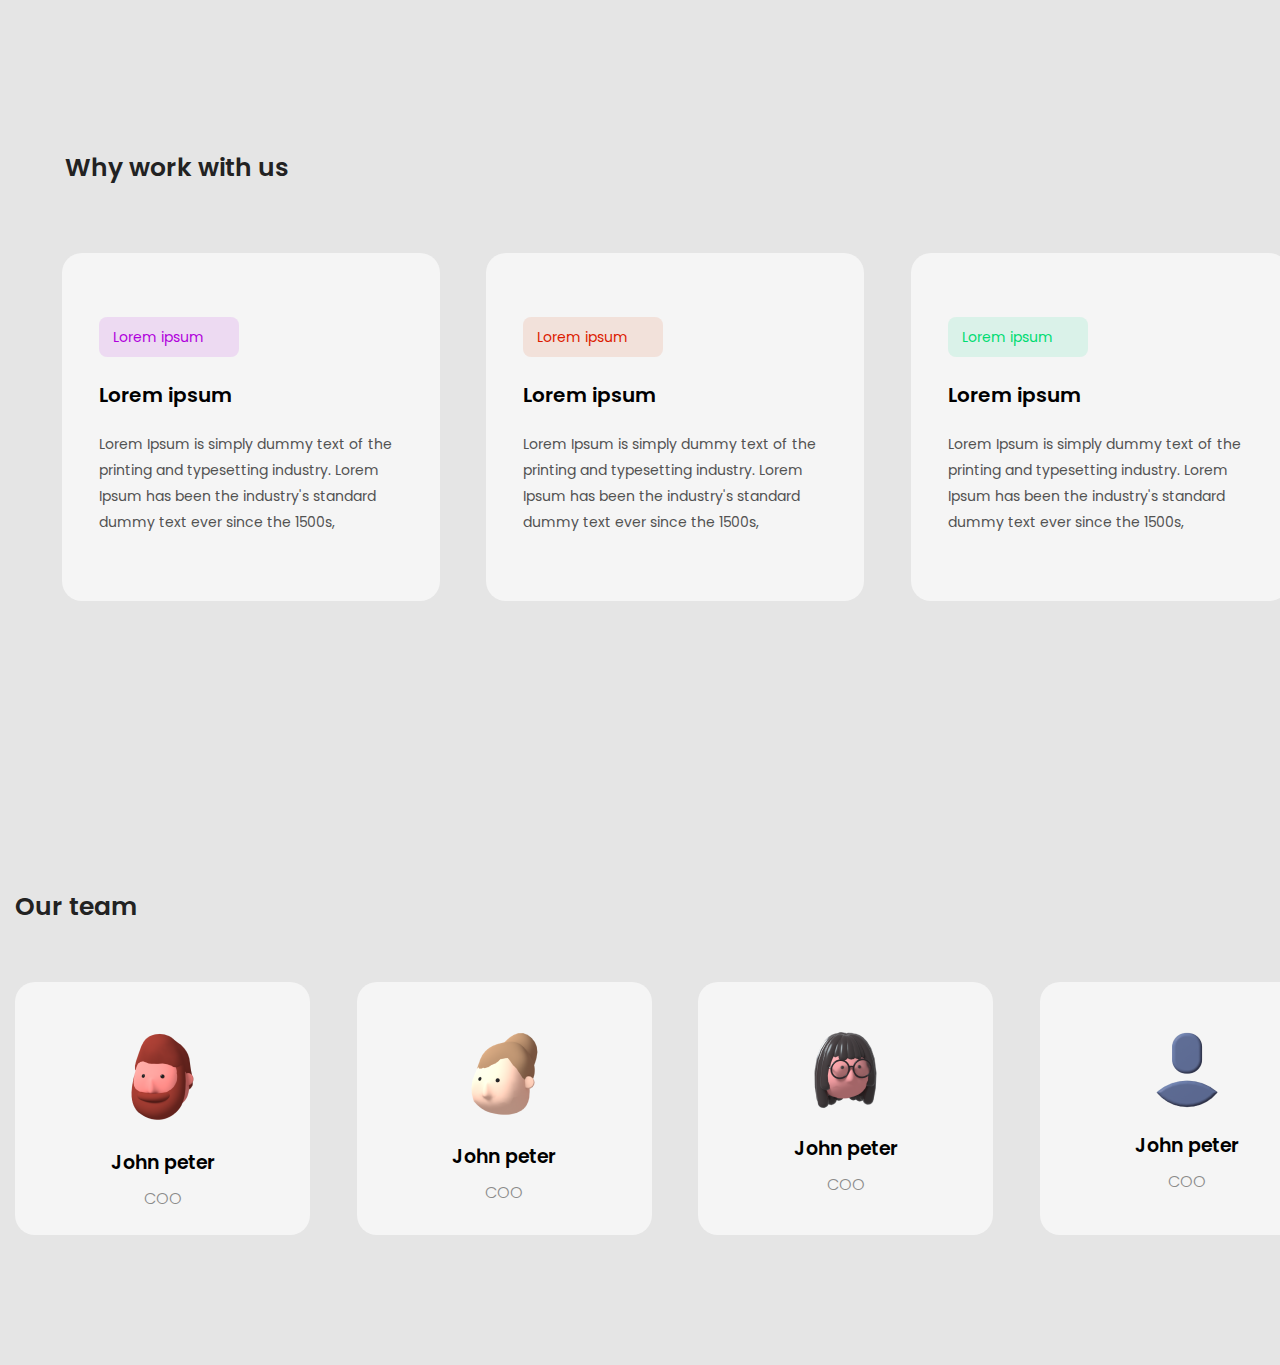
<file: index.html>
<!DOCTYPE html>
<html lang="en">
<head>
    <meta charset="UTF-8">
    <meta http-equiv="X-UA-Compatible" content="IE=edge">
    <meta name="viewport" content="width=device-width, initial-scale=1.0">
    <title>Document</title>

    <!-- Fontawesome======================================== -->
    
    <!-- Fontawesome======================================== -->

    <!-- Fonts============================================== -->

    <!-- Fonts============================================== -->

    <!-- Css =============================================== -->
    <link rel="stylesheet" href="css/normalize.css">
    <link rel="stylesheet" href="css/column.css">
    <link rel="stylesheet" href="css/style.css">
    <!-- Css =============================================== -->


    <!-- work ============================================== -->

    <section class="work">
        <div class="container">
        <h2 class="work__title">Why work with us</h2>
            <ul class="work__list row evenly">
                <li class="work__item">
                    <p class="work__link work__link-pink">Lorem ipsum</p>
                    <h3 class="work__subtitle">Lorem ipsum</h3>
                    <p class="work__text">Lorem Ipsum is simply dummy text of the printing and typesetting industry. Lorem Ipsum has been the industry's standard dummy text ever since the 1500s,</p>
                </li>
                <li class="work__item">
                    <p class="work__link work__link-yellow">Lorem ipsum</p>
                    <h3 class="work__subtitle">Lorem ipsum</h3>
                    <p class="work__text">Lorem Ipsum is simply dummy text of the printing and typesetting industry. Lorem Ipsum has been the industry's standard dummy text ever since the 1500s,</p>
                </li>
                <li class="work__item">
                    <p class="work__link work__link-green">Lorem ipsum</p>
                    <h3 class="work__subtitle">Lorem ipsum</h3>
                    <p class="work__text">Lorem Ipsum is simply dummy text of the printing and typesetting industry. Lorem Ipsum has been the industry's standard dummy text ever since the 1500s,</p>
                </li>
            </ul>
        </div>
    </section>

    <!-- work ============================================== -->

    <!-- our team ========================================== -->

    <section class="team">
        <div class="container">
            <h2 class="team__title">Our team</h2>
            <ul class="team__list row between">
                <li class="team__item center">
                    <img src="media/img/team-img/man-img.png" alt="man-img" width="123" height="123">
                    <h3 class="team__subtitle">John peter</h3>
                    <p class="team__text">COO</p>
                </li>
                <li class="team__item center">
                    <img src="media/img/team-img/girl-img.png" alt="man-img" width="117" height="117">
                    <h3 class="team__subtitle">John peter</h3>
                    <p class="team__text">COO</p>
                </li>
                <li class="team__item center">
                    <img src="media/img/team-img/class-girl-img.png" alt="man-img" width="109" height="109">
                    <h3 class="team__subtitle">John peter</h3>
                    <p class="team__text">COO</p>
                </li>
                <li class="team__item center">
                    <img src="media/img/team-img/user-icon.png" alt="man-img" width="106" height="106">
                    <h3 class="team__subtitle">John peter</h3>
                    <p class="team__text">COO</p>
                </li>
            </ul>
        </div>
    </section>

    <!-- our team ========================================== -->

</head>
<body>
    
</body>
</html>
</file>
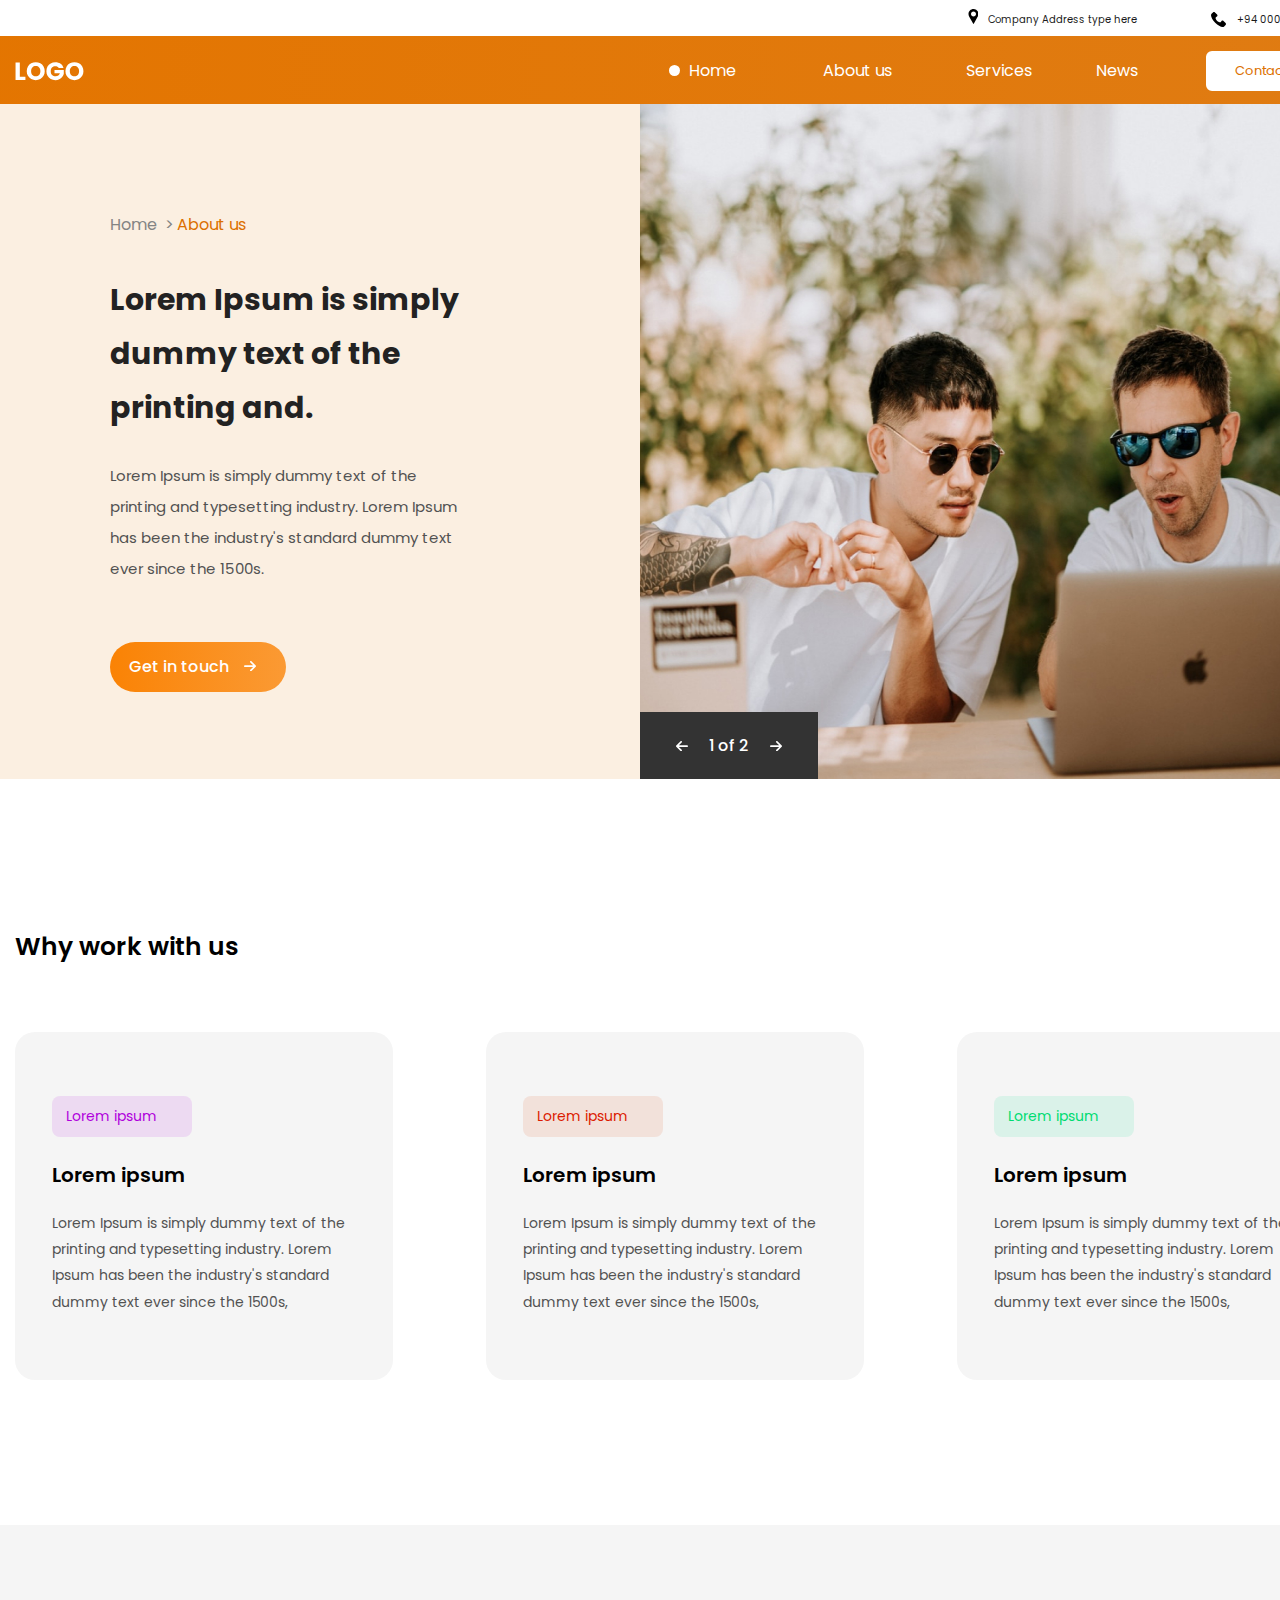
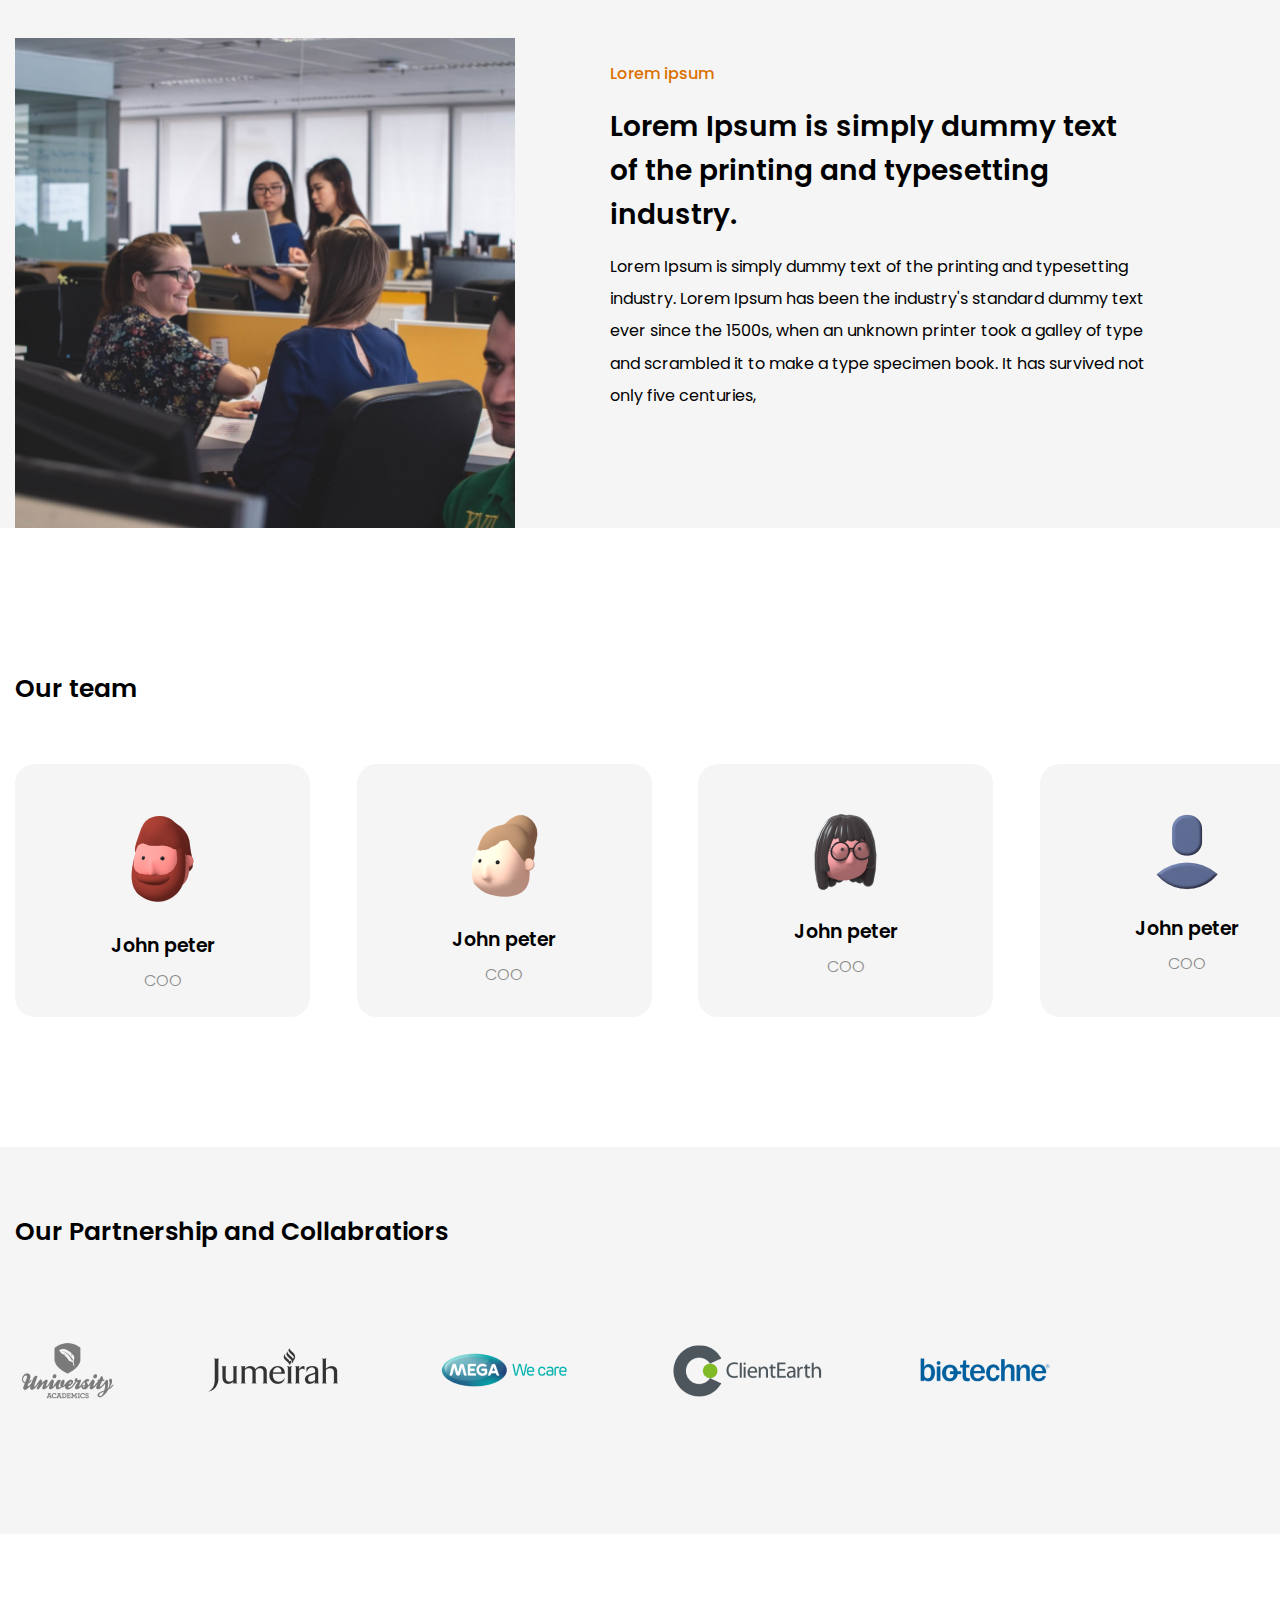
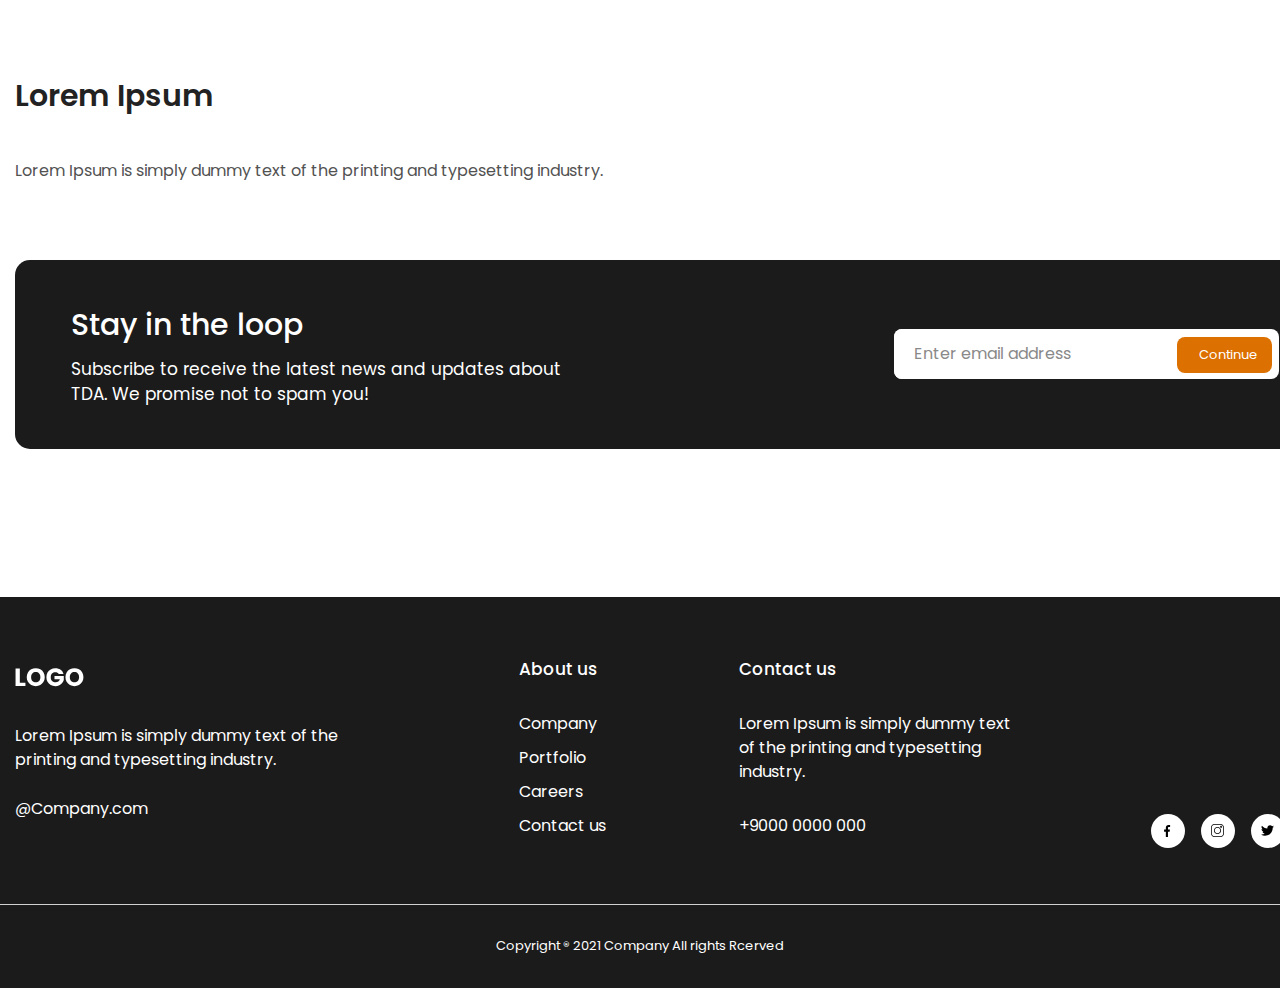
<file: about.html>
<!DOCTYPE html>
<html lang="en">
<head>
    <meta charset="UTF-8">
    <meta http-equiv="X-UA-Compatible" content="IE=edge">
    <meta name="viewport" content="width=device-width, initial-scale=1.0">
    <title>About</title>
    <!-- Css =============================================== -->
    <link rel="stylesheet" href="css/normalize.css">
    <link rel="stylesheet" href="css/column.css">
    <link rel="stylesheet" href="css/about.css">
    <!-- Css =============================================== -->
</head>
<body>
    <!-- Hero=================================================== -->
    <section class="hero">
        <h1 class="hidden">About</h1>
        <div class="hero__inner">
            <header class="hero__header">
                <div class="container">
                    <div class="hero__header__top">
                        <ul class="contact-list">
                            <li class="contact__item"><a class="contact__link" href="https://company-address__in-googlemap">
                                <address class="address">Company Address type here</address>
                            </a></li>
                            <li class="contact__item"><a class="contact__link" href="tel:9400000000">+94 000 00000</a></li>
                        </ul>
                    </div>
                </div>
                <div class="hero__navigation-row">
                    <div class="container">
                        <nav class="hero__navigation">
                            <div class="logo">
                                <a class="logo__link" href="#">
                                    <img class="logo__img" src="media/img/hero/LOGO.svg" alt="Logo">
                                </a>
                            </div>
                            <ul class="hero__list">
                                <li class="hero__item hero__item--active"><a href="index.html" class="hero__item-link">Home</a></li>
                                <li class="hero__item"><a href="about.html" class="hero__item-link">About us</a></li>
                                <li class="hero__item"><a href="services.html" class="hero__item-link">Services</a></li>
                                <li class="hero__item"><a href="news.html" class="hero__item-link">News</a></li>
                                <li class="hero__item"><a href="#" class="hero__item-link hero__item-btn">Contact us</a></li>
                            </ul>
                        </nav>
                    </div>
                </div>
            </header>
            <div class="hero__intro">
                <div class="hero__intro-content">
                    <ul class="hero__content-top-list">
                        <li class="hero__content-top-item"><a class="hero__content-top-item-link" href="#">Home</a></li>
                        <li class="hero__content-top-item hero__content-top-item--active"><a class="hero__content-top-item-link" href="#">About us</a></li>
                    </ul>
                    <div class="hero__content-wrapper">
                        <h2 class="hero__title">Lorem Ipsum is simply dummy text of the printing and.</h2>
                        <p class="hero__text">Lorem Ipsum is simply dummy text of the printing and typesetting industry. Lorem Ipsum has been the industry's standard dummy text ever since the 1500s.</p>
                    </div>
                    <a class="hero__btn hero-btn" href="#">Get in touch</a>
                </div>
                <div class="hero__banner-box">
                    <img class="hero__banner" src="media/img/hero/hero-banner.jpg" alt="Banner">
                    <div class="hero__banner-buttons">
                        <button class="arrow arrow-left" type="button"><img class="arrow-left" src="media/img/hero/arrow-left.svg" alt="Arrow"></button>
                        <span>1 of 2</span>
                        <button class="arrow arrow-right" type="button"><img class="arrow-right" src="media/img/hero/arrov-right.svg" alt="Arrow"></button>
                    </div>
                </div>
            </div>
    
        </div>
    </section>
    <!-- Hero=================================================== -->
    <main>
        <!-- Work ============================================== -->
        <section class="work" id="work">
            <div class="container">
            <h2 class="work__title">Why work with us</h2>
                <ul class="work__list row">
                    <li class="work__item">
                        <p class="work__link work__link-pink">Lorem ipsum</p>
                        <h3 class="work__subtitle">Lorem ipsum</h3>
                        <p class="work__text">Lorem Ipsum is simply dummy text of the printing and typesetting industry. Lorem Ipsum has been the industry's standard dummy text ever since the 1500s,</p>
                    </li>
                    <li class="work__item">
                        <p class="work__link work__link-yellow">Lorem ipsum</p>
                        <h3 class="work__subtitle">Lorem ipsum</h3>
                        <p class="work__text">Lorem Ipsum is simply dummy text of the printing and typesetting industry. Lorem Ipsum has been the industry's standard dummy text ever since the 1500s,</p>
                    </li>
                    <li class="work__item">
                        <p class="work__link work__link-green">Lorem ipsum</p>
                        <h3 class="work__subtitle">Lorem ipsum</h3>
                        <p class="work__text">Lorem Ipsum is simply dummy text of the printing and typesetting industry. Lorem Ipsum has been the industry's standard dummy text ever since the 1500s,</p>
                    </li>
                </ul>
            </div>
        </section>
        <!-- Work ============================================== -->
        <!-- =================================================== -->
        <!-- Industry=========================================== -->
        <section class="industry" id="industry">
            <div class="container">
                <div class="industry__inner">
                    <div class="industry__banner-box">
                        <img class="industry__banner" src="media/img/industry/industr-banner.jpg" alt="Girls">
                    </div>
                    <div class="industry__content-box">
                        <p class="industry__pre-title">Lorem ipsum</p>
                        <h3 class="industry__title title">Lorem Ipsum is simply dummy text of the printing and typesetting industry. </h3>
                        <p class="industry__text">Lorem Ipsum is simply dummy text of the printing and typesetting industry. Lorem Ipsum has been the industry's standard dummy text ever since the 1500s, when an unknown printer took a galley of type and scrambled it to make a type specimen book. It has survived not only five centuries,</p>
                    </div>
                </div>
            </div>
        </section>
        <!-- Industry=========================================== -->
       <!-- =================================================== -->
        <!-- Our team ========================================== -->
        <section class="team" id="team">
            <div class="container">
                <h3 class="team__title">Our team</h3>
                <ul class="team__list row between">
                    <li class="team__item center">
                        <img src="media/img/team-img/man-img.png" alt="man-img" width="123" height="123">
                        <h3 class="team__subtitle">John peter</h3>
                        <p class="team__text">COO</p>
                    </li>
                    <li class="team__item center">
                        <img src="media/img/team-img/girl-img.png" alt="man-img" width="117" height="117">
                        <h3 class="team__subtitle">John peter</h3>
                        <p class="team__text">COO</p>
                    </li>
                    <li class="team__item center">
                        <img src="media/img/team-img/class-girl-img.png" alt="man-img" width="109" height="109">
                        <h3 class="team__subtitle">John peter</h3>
                        <p class="team__text">COO</p>
                    </li>
                    <li class="team__item center">
                        <img src="media/img/team-img/user-icon.png" alt="man-img" width="106" height="106">
                        <h3 class="team__subtitle">John peter</h3>
                        <p class="team__text">COO</p>
                    </li>
                </ul>
            </div>
        </section>
        <!-- Our team ========================================== -->
        <!-- =================================================== -->
        <!-- Partners============================================-->
        <section class="partners" id="partners">
            <div class="container">
                <div class="partners__inner">
                    <h3 class="partners__title">Our Partnership and Collabratiors</h3>
                    <ul class="partners__list">
                        <li class="partners__item">
                            <a class="partners__item-link" href="#">
                                <img class="partners__img" src="media/img/partners/partner-1.png" alt="Partners__logo">
                            </a>
                        </li>
                        <li class="partners__item">
                            <a class="partners__item-link" href="#">
                                <img class="partners__img" src="media/img/partners/partner-2.png" alt="Partners__logo">
                            </a>
                        </li>
                        <li class="partners__item">
                            <a class="partners__item-link" href="#">
                                <img class="partners__img" src="media/img/partners/partner-3.png" alt="Partners__logo">
                            </a>
                        </li>
                        <li class="partners__item">
                            <a class="partners__item-link" href="#">
                                <img class="partners__img" src="media/img/partners/partner-4.png" alt="Partners__logo">
                            </a>
                        </li>
                        <li class="partners__item">
                            <a class="partners__item-link" href="#">
                                <img class="partners__img" src="media/img/partners/partner-5.png" alt="Partners__logo">
                            </a>
                        </li>
                    </ul>
                </div>
            </div>
        </section>
        <!-- Partners============================================-->
        <!-- =================================================== -->
        <!-- Subscribe========================================== -->
        <section class="subscribe" id="subscribe">
            <div class="container">
                <div class="subscribe__inner">
                    <div class="subscribe__content">
                        <h3 class="subscribe__title">Lorem Ipsum</h3>
                        <p class="subscribe__desc">Lorem Ipsum is simply dummy text of the printing and typesetting industry. </p>
                    </div>
                    <div class="subscribe__form-block">
                        <div class="subscribe__form-content">
                            <h4 class="subscribe__form-title">Stay in the loop</h4>
                            <p class="subscribe__form-desc">Subscribe to receive the latest news and updates about TDA. We promise not to spam you! </p>
                        </div>
                        <div class="subscribe__form">
                            <form class="form" action="https://echo.htmlacademy.ru/">
                                <label>
                                    <input class="form__input" type="email" name="user__email" id="user__email" required placeholder="Enter email address" autocomplete="off">
                                </label>
                                <button class="form__btn" type="submit">Continue</button>
                            </form>
                        </div>
                    </div>

                </div>
            </div>
        </section>
        <!-- Subscribe========================================== -->
        <!-- =================================================== -->
    </main>
    <footer class="footer">
        <div class="container">
            <div class="footer__inner">
                <div class="footer__content">
                    <div class="logo">
                        <a class="logo__link" href="#">
                            <img class="logo__img" src="media/img/hero/LOGO.svg" alt="Logo">
                        </a>
                    </div>
                    <p class="footer__content-text">Lorem Ipsum is simply dummy text of the printing and typesetting industry. </p>
                    <a class="company__link" href="mailto:@Company.com">@Company.com</a>
                </div>
                <div class="footer__list-box">
                    <p class="footer__list-name">About us</p>
                    <ul class="footer__list">
                        <li class="footer__item"><a class="footer__item-link" href="#">Company</a></li>
                        <li class="footer__item"><a class="footer__item-link" href="#">Portfolio</a></li>
                        <li class="footer__item"><a class="footer__item-link" href="#">Careers</a></li>
                        <li class="footer__item"><a class="footer__item-link" href="#">Contact us</a></li>
                    </ul>
                </div>
                <div class="footer__contact-box">
                    <p class="footer__list-name">Contact us</p>
                    <p class="footer__contact-text">Lorem Ipsum is simply dummy text of the printing and typesetting industry. </p>
                    <a class="contact__phone" href="tel:90000000000">+9000 0000 000</a>
                </div>
                <div class="footer__socials-box">
                    <ul class="socials__list">
                        <li class="socials__item">
                            <a class="socials__item-link" href="https://facebook.com" target="_blank">
                                <svg width="7" height="12" viewBox="0 0 7 12" fill="none" xmlns="http://www.w3.org/2000/svg">
                                    <path d="M4.9985 1.9925H6.094V0.0845C5.905 0.0585 5.255 0 4.498 0C2.91851 0 1.83651 0.9935 1.83651 2.8195V4.5H0.0935059V6.633H1.83651V12H3.97351V6.6335H5.646L5.9115 4.5005H3.97301V3.031C3.97351 2.4145 4.1395 1.9925 4.9985 1.9925Z"/>
                                </svg>                                    
                            </a>
                        </li>
                        <li class="socials__item">
                            <a class="socials__item-link" href="https://instagram.com" target="_blank">
                                <svg width="13" height="13" viewBox="0 0 13 13" fill="none" xmlns="http://www.w3.org/2000/svg">
                                    <path d="M9.481 0H3.51898C1.57858 0 0 1.57858 0 3.51898V9.4811C0 11.4214 1.57858 13 3.51898 13H9.4811C11.4214 13 13 11.4214 13 9.4811V3.51898C13 1.57858 11.4214 0 9.481 0V0ZM12.2379 9.4811C12.2379 11.0012 11.0012 12.2379 9.481 12.2379H3.51898C1.99881 12.2379 0.762114 11.0012 0.762114 9.4811V3.51898C0.762114 1.99881 1.99881 0.762114 3.51898 0.762114H9.4811C11.0012 0.762114 12.2379 1.99881 12.2379 3.51898V9.4811Z"/>
                                    <path d="M6.50002 2.94543C4.53998 2.94543 2.94543 4.53998 2.94543 6.50002C2.94543 8.46005 4.53998 10.0546 6.50002 10.0546C8.46005 10.0546 10.0546 8.46005 10.0546 6.50002C10.0546 4.53998 8.46005 2.94543 6.50002 2.94543ZM6.50002 9.29248C4.96032 9.29248 3.70755 8.03982 3.70755 6.50002C3.70755 4.96032 4.96032 3.70755 6.50002 3.70755C8.03982 3.70755 9.29248 4.96032 9.29248 6.50002C9.29248 8.03982 8.03982 9.29248 6.50002 9.29248Z"/>
                                    <path d="M10.1396 1.68304C9.56035 1.68304 9.08923 2.15426 9.08923 2.73338C9.08923 3.3126 9.56035 3.78382 10.1396 3.78382C10.7188 3.78382 11.19 3.3126 11.19 2.73338C11.19 2.15416 10.7188 1.68304 10.1396 1.68304ZM10.1396 3.0216C9.98068 3.0216 9.85135 2.89227 9.85135 2.73338C9.85135 2.57439 9.98068 2.44516 10.1396 2.44516C10.2986 2.44516 10.4279 2.57439 10.4279 2.73338C10.4279 2.89227 10.2986 3.0216 10.1396 3.0216Z"/>
                                </svg>   
                            </a>
                        </li>
                        <li class="socials__item">
                            <a class="socials__item-link" href="https://twitter.com" target="_blank">
                                <svg width="13" height="11" viewBox="0 0 13 11" fill="none" xmlns="http://www.w3.org/2000/svg">
                                    <path d="M13 1.46919C12.5166 1.68125 12.0014 1.82181 11.4644 1.89006C12.0169 1.56019 12.4386 1.04181 12.6368 0.417C12.1217 0.724125 11.5529 0.941063 10.9468 1.06213C10.4577 0.541313 9.76056 0.21875 9.00006 0.21875C7.52456 0.21875 6.33669 1.41638 6.33669 2.88456C6.33669 3.09581 6.35456 3.29894 6.39844 3.49231C4.18275 3.38425 2.22219 2.32231 0.905125 0.704625C0.675187 1.10356 0.540313 1.56019 0.540313 2.05175C0.540313 2.97475 1.01562 3.79294 1.72413 4.26662C1.29594 4.2585 0.875875 4.13419 0.52 3.93837C0.52 3.9465 0.52 3.95706 0.52 3.96762C0.52 5.26275 1.44381 6.3385 2.65525 6.58631C2.43831 6.64563 2.20187 6.67406 1.9565 6.67406C1.78587 6.67406 1.61362 6.66431 1.45194 6.62856C1.79725 7.684 2.77713 8.45994 3.94225 8.48512C3.0355 9.19444 1.88419 9.62181 0.637812 9.62181C0.41925 9.62181 0.209625 9.61206 0 9.58525C1.18056 10.3466 2.57969 10.7812 4.0885 10.7812C8.99275 10.7812 11.674 6.71875 11.674 3.19737C11.674 3.07956 11.6699 2.96581 11.6643 2.85287C12.1932 2.4775 12.6376 2.00869 13 1.46919Z"/>
                                </svg>  
                            </a>
                        </li>
                        <li class="socials__item">
                            <a class="socials__item-link" href="https://linkedin.com" target="_blank">
                                <svg width="11" height="11" viewBox="0 0 11 11" fill="none" xmlns="http://www.w3.org/2000/svg">
                                    <g clip-path="url(#clip0)">
                                        <path d="M10.9973 11V10.9996H11V6.96531C11 4.99173 10.5751 3.47144 8.26789 3.47144C7.15873 3.47144 6.41439 4.0801 6.11052 4.65714H6.07843V3.65569H3.89081V10.9996H6.16873V7.36314C6.16873 6.40569 6.35023 5.47985 7.53593 5.47985C8.70423 5.47985 8.72164 6.57252 8.72164 7.42456V11H10.9973Z"/>
                                        <path d="M0.181519 3.65613H2.46219V11H0.181519V3.65613Z"/>
                                        <path d="M1.32092 0C0.591708 0 0 0.591708 0 1.32092C0 2.05013 0.591708 2.65421 1.32092 2.65421C2.05013 2.65421 2.64183 2.05013 2.64183 1.32092C2.64138 0.591708 2.04967 0 1.32092 0V0Z"/>
                                    </g>
                                    <defs>
                                        <clipPath id="clip0">
                                        <rect width="11" height="11" fill="white"/>
                                        </clipPath>
                                    </defs>
                                </svg> 
                            </a>
                        </li>
                    </ul>
                </div>
            </div>
        </div>
        <div class="copy-righter__block">
            <p class="copy-righter">Copyright ® 2021 Company All rights Rcerved</p>
        </div>
    </footer>

</body>
</html>
</file>
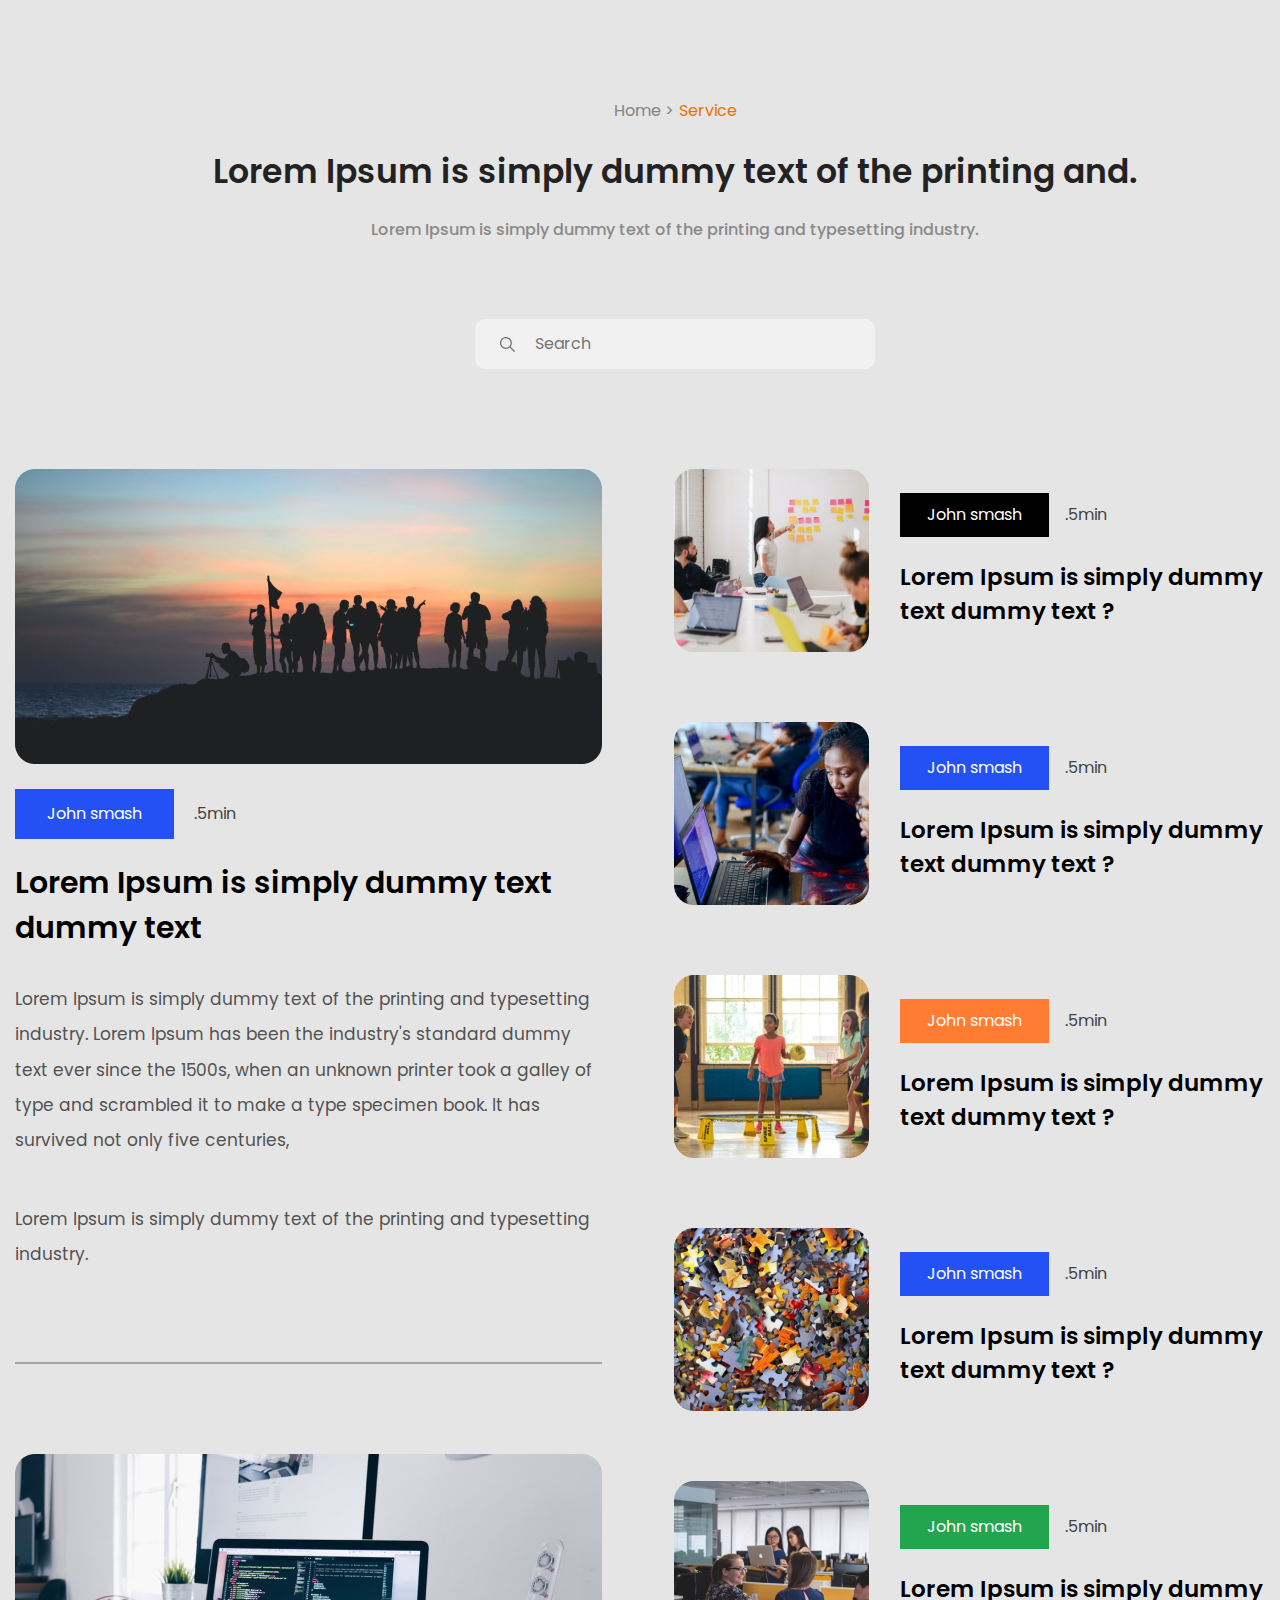
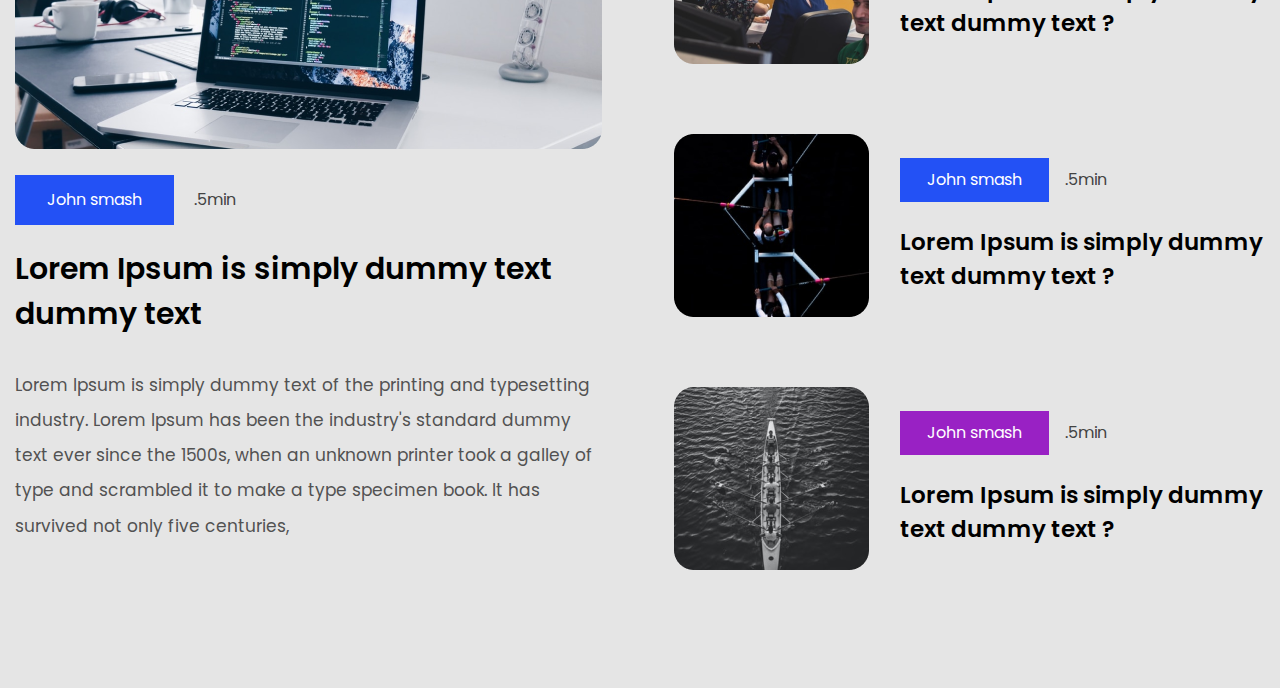
<file: news.html>
<!DOCTYPE html>
<html lang="en">
<head>
    <meta charset="UTF-8">
    <meta http-equiv="X-UA-Compatible" content="IE=edge">
    <meta name="viewport" content="width=device-width, initial-scale=1.0">
    <title>Document</title>

    <!-- Css =============================================== -->
    <link rel="stylesheet" href="css/normalize.css">
    <link rel="stylesheet" href="css/column.css">
    <link rel="stylesheet" href="css/news.css">
    <!-- Css =============================================== -->


</head>
<body>
   <!-- news =============================================== -->
    <section class="news">
        <div class="container">
            <div class="news-sec center">
                <div class="news__nav center align-center row">
                    <a href="#" class="news__link">Home ></a>
                    <a href="#" class="news__link news__link--active">Service</a>
                </div>
                <h2 class="news__title">Lorem Ipsum is simply dummy text of the printing and.</h2>
                <p class="news__text">Lorem Ipsum is simply dummy text of the printing and typesetting industry. </p>
                <div class="news__input">
                    <input class="search" type="text" placeholder="Search">
                    <button class="search__btn"></button>
                </div>
            </div>
        </div>
    </section>    
    <!-- news =============================================== -->

    <!-- work ============================================== -->
    <section class="work">
        <div class="container">
            <div class="row">
                <div class="work-des">
                    <img src="media/img/news/big-img1.png" alt="img" width="587" height="295">
                    <div class="work-link__sec row align-center">
                        <a class="work-big__link" href="#">John smash</a>
                        <p class="work__subtext">.5min</p>
                    </div>
                    <h2 class="work-des__title">Lorem Ipsum is simply dummy text dummy text </h2>
                    <p class="work-des__text">Lorem Ipsum is simply dummy text of the printing and typesetting industry. Lorem Ipsum has been the industry's standard dummy text ever since the 1500s, when an unknown printer took a galley of type and scrambled it to make a type specimen book. It has survived not only five centuries,</p>
                    <p class="work-des__subtext">Lorem Ipsum is simply dummy text of the printing and typesetting industry. </p>
                    <div class="work-des__line"></div>
                    <img src="media/img/news/big-img2.png" alt="img" width="587" height="295">
                    <div class="work-link__sec row align-center">
                        <a class="work-big__link" href="#">John smash</a>
                        <p class="work__subtext">.5min</p>
                    </div>
                    <h2 class="work-des__title">Lorem Ipsum is simply dummy text dummy text </h2>
                    <p class="work-des__text">Lorem Ipsum is simply dummy text of the printing and typesetting industry. Lorem Ipsum has been the industry's standard dummy text ever since the 1500s, when an unknown printer took a galley of type and scrambled it to make a type specimen book. It has survived not only five centuries,</p>
                </div>
                <div class="work-sec">
                    <ul class="work__list">
                        <li class="work__item align-center row">
                            <div class="work-sec__link">
                                <div class="work-sec__link row align-center">
                                    <a class="work-small__link btn-black" href="#">John smash</a>
                                    <p class="work__subtext">.5min</p>
                                </div>
                                <h3 class="work__title">Lorem Ipsum is simply dummy text dummy text ? </h3>
                            </div>
                        </li>
                        <li class="work__item align-center row">
                            <div class="work-sec__link">
                                <div class="work-sec__link row align-center">
                                    <a class="work-small__link btn-blue" href="#">John smash</a>
                                    <p class="work__subtext">.5min</p>
                                </div>
                                <h3 class="work__title">Lorem Ipsum is simply dummy text dummy text ? </h3>
                            </div>
                        </li>
                        <li class="work__item align-center row">
                            <div class="work-sec__link">
                                <div class="work-sec__link row align-center">
                                    <a class="work-small__link btn-red" href="#">John smash</a>
                                    <p class="work__subtext">.5min</p>
                                </div>
                                <h3 class="work__title">Lorem Ipsum is simply dummy text dummy text ? </h3>
                            </div>
                        </li>
                        <li class="work__item align-center row">
                            <div class="work-sec__link">
                                <div class="work-sec__link row align-center">
                                    <a class="work-small__link btn-blue" href="#">John smash</a>
                                    <p class="work__subtext">.5min</p>
                                </div>
                                <h3 class="work__title">Lorem Ipsum is simply dummy text dummy text ? </h3>
                            </div>
                        </li>
                        <li class="work__item align-center row">
                            <div class="work-sec__link">
                                <div class="work-sec__link row align-center">
                                    <a class="work-small__link btn-green" href="#">John smash</a>
                                    <p class="work__subtext">.5min</p>
                                </div>
                                <h3 class="work__title">Lorem Ipsum is simply dummy text dummy text ? </h3>
                            </div>
                        </li>
                        <li class="work__item align-center row">
                            <div class="work-sec__link">
                                <div class="work-sec__link row align-center">
                                    <a class="work-small__link btn-blue" href="#">John smash</a>
                                    <p class="work__subtext">.5min</p>
                                </div>
                                <h3 class="work__title">Lorem Ipsum is simply dummy text dummy text ? </h3>
                            </div>
                        </li>
                        <li class="work__item align-center row">
                            <div class="work-sec__link">
                                <div class="work-sec__link row align-center">
                                    <a class="work-small__link btn-fiolet" href="#">John smash</a>
                                    <p class="work__subtext">.5min</p>
                                </div>
                                <h3 class="work__title">Lorem Ipsum is simply dummy text dummy text ? </h3>
                            </div>
                        </li>
                    </ul>
                </div>
            </div>
        </div>
    </section>
    <!-- work ============================================== -->
</body>
</html>
</file>
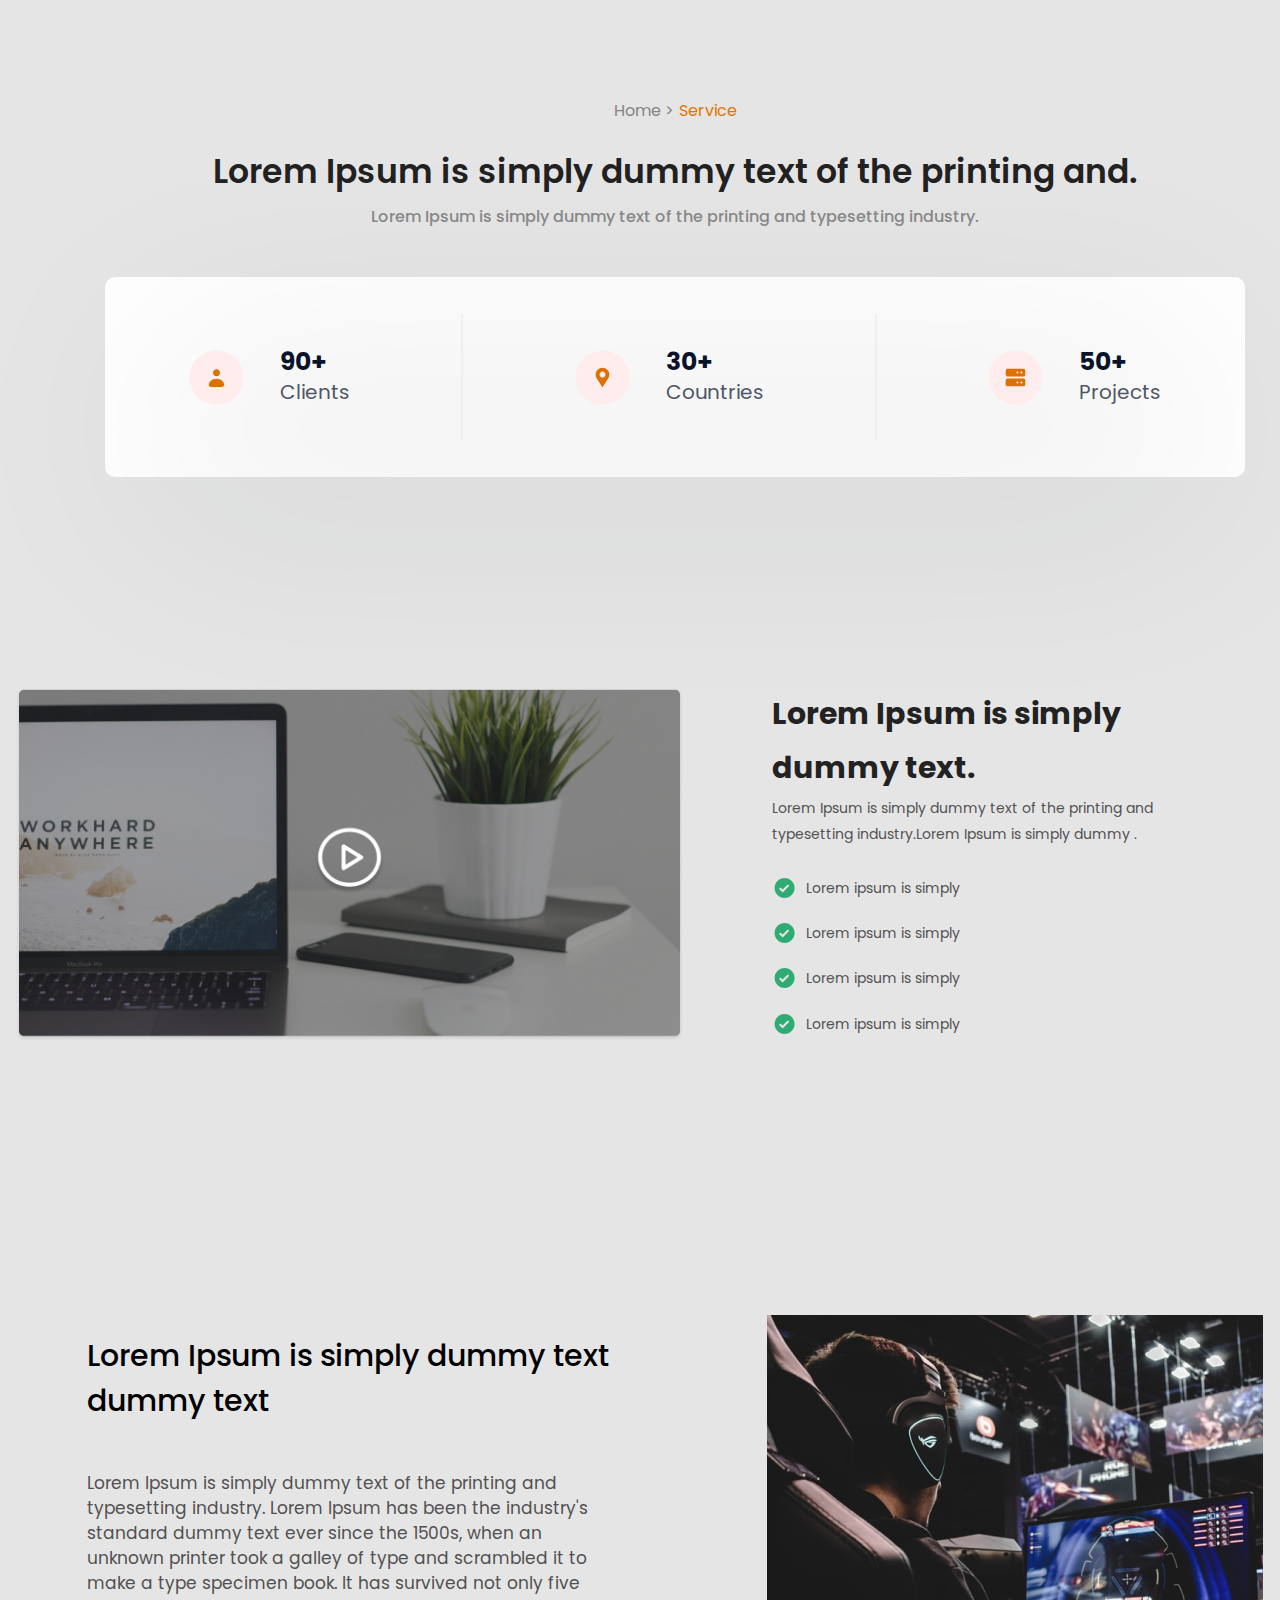
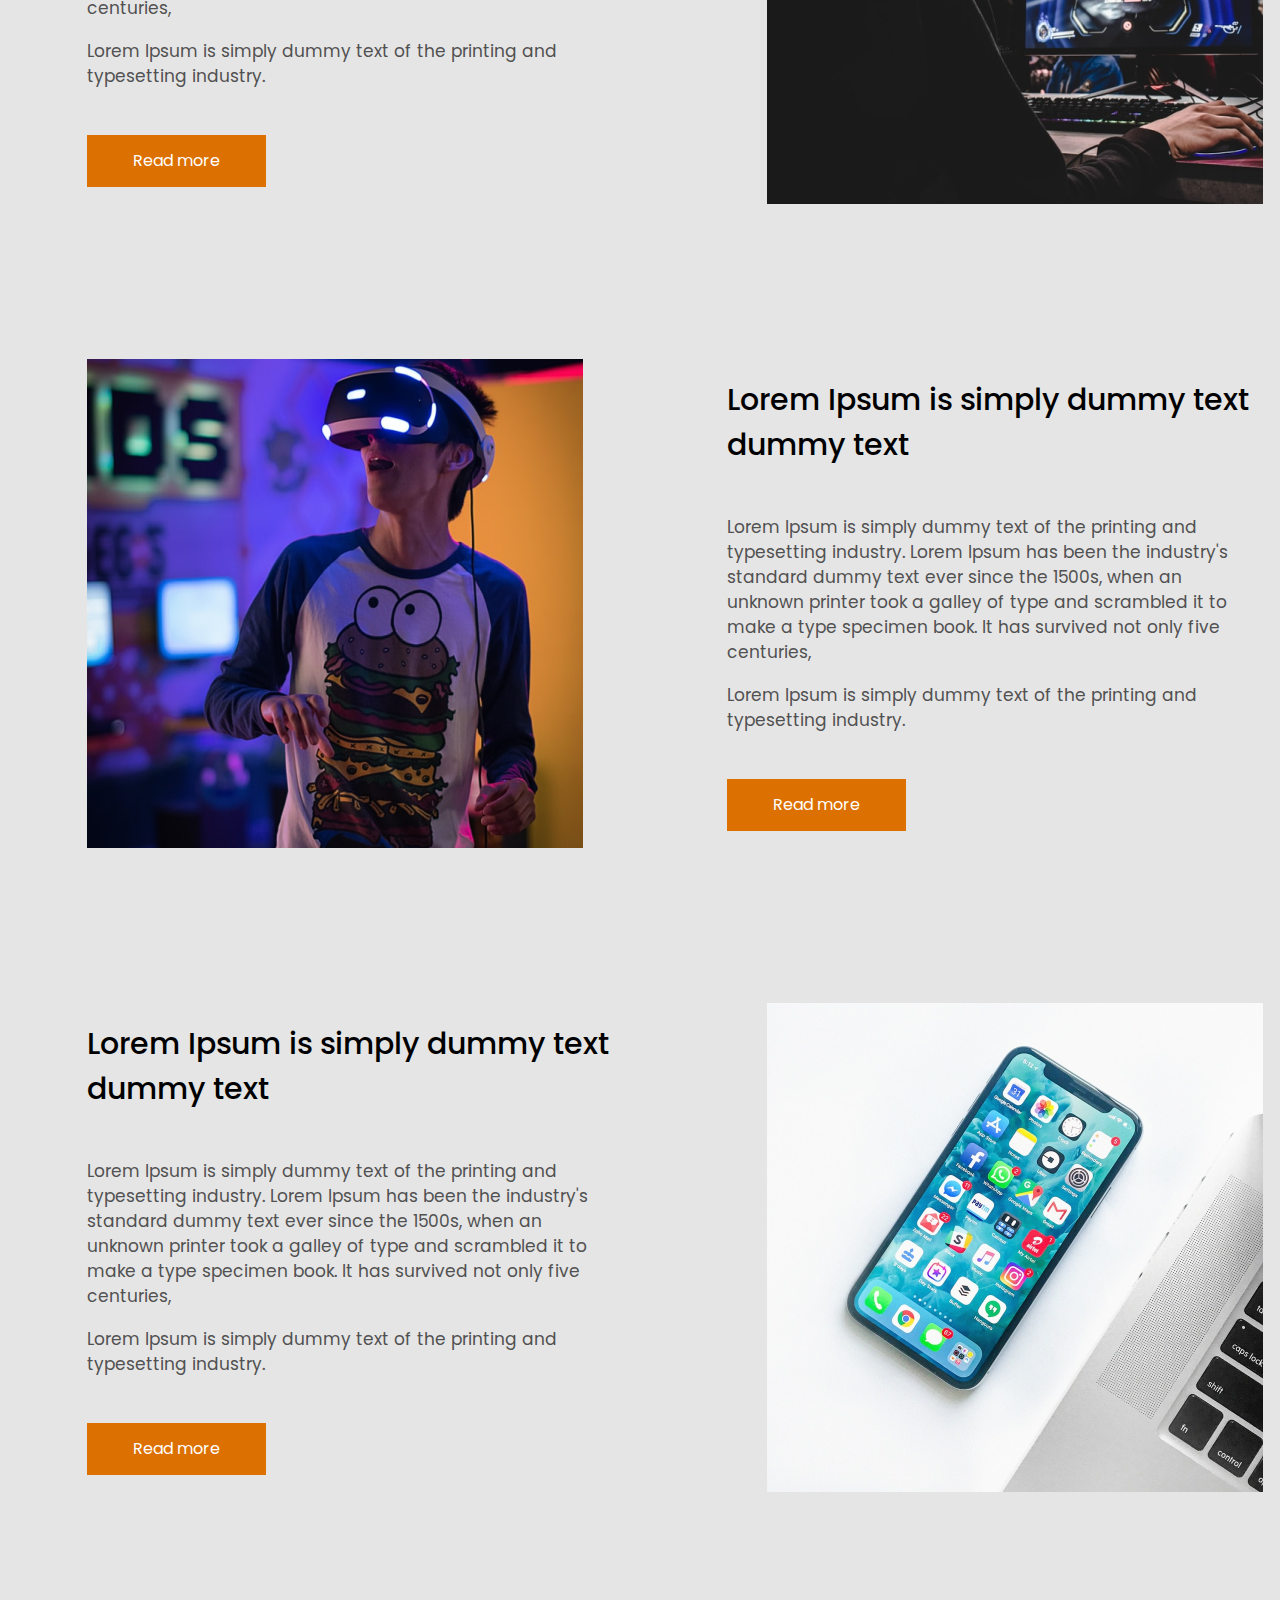
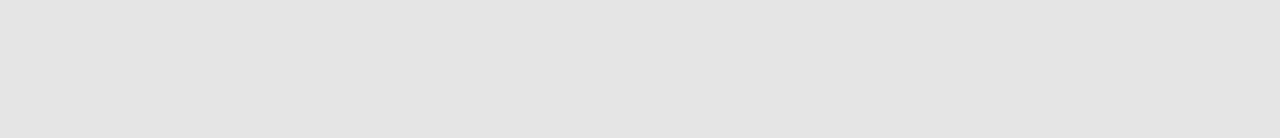
<file: services.html>
<!DOCTYPE html>
<html lang="en">
<head>
    <meta charset="UTF-8">
    <meta http-equiv="X-UA-Compatible" content="IE=edge">
    <meta name="viewport" content="width=device-width, initial-scale=1.0">
    <title>Document</title>

    <!-- Css =============================================== -->
    <link rel="stylesheet" href="css/normalize.css">
    <link rel="stylesheet" href="css/column.css">
    <link rel="stylesheet" href="css/services.css">
    <!-- Css =============================================== -->


</head>
<body>
    <!-- service =========================================== -->

    <!-- service info ====================================== -->

    <section class="info">
        <div class="container">
            <div class="center">
                <div class="info__nav center align-center row">
                    <a href="#" class="info__link">Home ></a>
                    <a href="#" class="info__link info__link--active">Service</a>
                </div>
                <h2 class="info__title">Lorem Ipsum is simply dummy text of the printing and.</h2>
                <p class="info__text">Lorem Ipsum is simply dummy text of the printing and typesetting industry. </p>
            </div>
            <div class="info__card">
                <ul class="info__list row between align-center">
                    <li class="info__item row align-center">
                        <img src="media/img/service/user.svg" alt="user" width="55" height="55">
                        <div class="info__card-des">
                            <h3 class="info__card-title">90+</h3>
                            <p class="info__card-text">Clients</p>
                        </div>
                    </li>
                    <li class=info__item>
                        <div class="info__item-border"></div>
                    </li>
                    <li class="info__item row align-center">
                        <img src="media/img/service/location.svg" alt="location" width="55" height="55">
                        <div class="info__card-des">
                            <h3 class="info__card-title">30+</h3>
                            <p class="info__card-text">Countries</p>
                        </div>
                    </li>
                    <li class=info__item>
                        <div class="info__item-border"></div>
                    </li>
                    <li class="info__item row align-center">
                        <img src="media/img/service/server.svg" alt="server" width="55" height="55">
                        <div class="info__card-des">
                            <h3 class="info__card-title">50+</h3>
                            <p class="info__card-text">Projects</p>
                        </div>
                    </li>
                </ul>
            </div>
        </div>
    </section>

    <!-- service info ====================================== -->

    <!-- service intro ===================================== -->

    <section class="intro">
        <div class="container">
            <div class="row">
                <a href="https://www.youtube.com/channel/UCTm59QElHVX8M23q3MPQUVw" target="_blank">
                    <img class="intro__link" src="media/img/service/video.png" alt="video" width="669" height="355">
                </a>
                <div class="intro-des">
                    <h2 class="intro__title">Lorem Ipsum is simply dummy text.</h2>
                    <p class="intro__text">Lorem Ipsum is simply dummy text of the printing and typesetting industry.Lorem Ipsum is simply dummy .</p>
                    <ul class="intro__list align-center">
                        <li class="intro__item">Lorem ipsum is simply</li>
                        <li class="intro__item">Lorem ipsum is simply</li>
                        <li class="intro__item">Lorem ipsum is simply</li>
                        <li class="intro__item">Lorem ipsum is simply</li>
                    </ul>
                </div>
            </div>
        </div>
    </section>

    <!-- service intro ===================================== -->

    <!-- service simply ==================================== -->

    <section class="simply">
        <div class="container">
            <div class="row around align-center">
                <div class="simply-des">
                    <h2 class="simply__title">Lorem Ipsum is simply dummy text dummy text </h2>
                    <p class="simply__text">Lorem Ipsum is simply dummy text of the printing and typesetting industry. Lorem Ipsum has been the industry's standard dummy text ever since the 1500s, when an unknown printer took a galley of type and scrambled it to make a type specimen book. It has survived not only five centuries,</p>
                    <p class="simply__text simply__subtext">Lorem Ipsum is simply dummy text of the printing and typesetting industry. </p>
                    <a class="simply__btn" href="#">Read more</a>
                </div>
                <img src="media/img/service/music.png" alt="music" width="496" height="489">
                <img src="media/img/service/speaker.png" alt="speaker" width="496" height="489">
                <div class="simply-des">
                    <h2 class="simply__title">Lorem Ipsum is simply dummy text dummy text </h2>
                    <p class="simply__text">Lorem Ipsum is simply dummy text of the printing and typesetting industry. Lorem Ipsum has been the industry's standard dummy text ever since the 1500s, when an unknown printer took a galley of type and scrambled it to make a type specimen book. It has survived not only five centuries,</p>
                    <p class="simply__text simply__subtext">Lorem Ipsum is simply dummy text of the printing and typesetting industry. </p>
                    <a class="simply__btn" href="#">Read more</a>
                </div>
                <div class="simply-des">
                    <h2 class="simply__title">Lorem Ipsum is simply dummy text dummy text </h2>
                    <p class="simply__text">Lorem Ipsum is simply dummy text of the printing and typesetting industry. Lorem Ipsum has been the industry's standard dummy text ever since the 1500s, when an unknown printer took a galley of type and scrambled it to make a type specimen book. It has survived not only five centuries,</p>
                    <p class="simply__text simply__subtext">Lorem Ipsum is simply dummy text of the printing and typesetting industry. </p>
                    <a class="simply__btn" href="#">Read more</a>
                </div>
                <img src="media/img/service/phone.png" alt="phone" width="496" height="489">
            </div>
        </div>
    </section>

    <!-- service simply ==================================== -->

    <!-- service =========================================== -->
</body>
</html>
</file>
<file: css/column.css>
.fulled-container {
  padding: 0 20px;
}

.container {
  width: 1200px;
  margin: 0 auto;
  padding: 0 20px;
}

.row {
  display: flex;
  flex-flow: row wrap;
}
.center {
  text-align: center;
  justify-content: center;
}

.between {
  justify-content: space-between;
}
.around {
  justify-content: space-around;
}
.evenly {
  justify-content: space-evenly;
}
.align-center {
  align-items: center;
}



.col-1 {
  max-width:8.333333%; 
  flex-basis: 8.333333%;
}

.col-2 {
  max-width:16.6666666%;
  flex-basis: 16.6666666%;
}

.col-3 {
  max-width:25%;
  flex-basis: 25%;
}

.col-4 {
  max-width:33.333333%;
  flex-basis: 33.333333%;
}

.col-5 {
  max-width: 41.6666666%;
  flex-basis: 41.6666666%;
}

.col-6 {
  max-width: 50%;
  flex-basis: 50%;
}

.col-7 {
  max-width: 58.333333%;
  flex-basis: 58.333333%;
}

.col-8 {
  max-width: 66.6666666%;
  flex-basis: 66.6666666%;
}

.col-9 {
  max-width: 75%;
  flex-basis: 75%;
}

.col-10 {
  max-width: 83.333333%;
  flex-basis: 83.333333%;
}

.col-11 {
  max-width: 91.6666666%;
  flex-basis: 91.6666666%;
}
.col-12 {
  max-width: 100%;
  flex-basis: 100%;
}
</file>
<file: css/style.css>
@import url('https://fonts.googleapis.com/css2?family=Poppins:wght@200;300;400;500;600;700;800;900&display=swap');

html {
  box-sizing: border-box;
}

*,
*::before,
*::after {
  box-sizing: inherit;
}

body {
  margin: 0;
  padding: 0;
  display: flex;
  flex-direction: column;
  min-height: 100vh;
  background-color: #fff;
  font-family: 'Poppins', sans-serif;
}

img {
  max-width: 100%;
  height: auto;
}

.container{
  width: 1350px;
  padding-left: 15px;
  padding-right: 15px;
}

h1, h2, h3, h4, h5, h6, p {
  margin: 0;
  padding: 0;
}

ul, ol {
  list-style: none;
  padding: 0;
  margin: 0;
}

a {
  text-decoration: none;
}

/* ============================ */
/* work ======================= */

.work {
  padding: 145px 0;
  background-color: #E5E5E5;
}

.work__title {
  font-weight: 600;
  font-size: 25px;
  line-height: 180.5%;
  color: #222222;
  margin-bottom: 63px;
  margin-left: 50px;
}

.work__item {
  width: 378px;
  height: 348px;
  padding: 64px 37px;
  background-color: #F5F5F5;
  border-radius: 20px;
  transition: all 0.4s ease;
}

.work__item:hover {
  background-color: #fff;
  box-shadow: 0px 4px 94px rgba(0, 0, 0, 0.15);
}

.work__link {
  width: 140px;
  padding: 7px 35px 7px 14px;
  border-radius: 8px;
  font-weight: normal;
  font-size: 14px;
  line-height: 187.5%;
  margin-bottom: 20px;
}

.work__link-pink {
  color: #B000DC;
  background: rgba(176, 0, 220, 0.11);
}

.work__link-yellow {
  color: #DC1A00;
  background: rgba(220, 66, 0, 0.11);
}

.work__link-green {
  color: #00DC72;
  background: rgba(0, 220, 141, 0.11);
}

.work__subtitle {
  font-weight: 600;
  font-size: 20px;
  line-height: 187.5%;
  color: #000000;
  margin-bottom: 16px;
}

.work__text {
  font-weight: normal;
  font-size: 14px;
  line-height: 187.5%;
  color: #525252;
}

/*/ work ======================= */
/* ============================ */

/* ============================ */
/* team ======================= */

.team {
  background-color: #E5E5E5;
  padding: 138px 0 130px 0;
}

.team__title {
  font-weight: 600;
  font-size: 25px;
  line-height: 180.5%;
  color: #222222;
}

.team__list {
  margin-top: 53px;
}

.team__item {
  width: 295px;
  height: 253px;
  background: #F5F5F5;
  border-radius: 20px;
  padding: 35px 86px 30px 86px;
}

.team__subtitle {
  font-weight: 600;
  font-size: 19px;
  line-height: 202.5%;
  color: #000000;
}

.team__text {
  font-weight: 300;
  font-size: 16px;
  line-height: 202.5%;
  color: #8B8B8B;
}

/* team ======================= */
/* ============================ */
</file>
<file: css/about.css>
@import url('https://fonts.googleapis.com/css2?family=Poppins:wght@200;300;400;500;600;700;800;900&display=swap');

html {
  box-sizing: border-box;
}

*,
*::before,
*::after {
  box-sizing: inherit;
}

body {
  margin: 0;
  padding: 0;
  display: flex;
  flex-direction: column;
  min-height: 100vh;
  background-color: #fff;
  font-family: 'Poppins', sans-serif;
}

.container{
  width: 1350px;
  padding-left: 15px;
  padding-right: 15px;
}

h1, h2, h3, h4, h5, h6, p {
  margin: 0;
  padding: 0;
}

ul, ol {
  list-style: none;
  padding: 0;
  margin: 0;
}

a {
  text-decoration: none;
  display: inline-block;
}

.hero-btn {
  background-image: linear-gradient(var(--btn-bg));   
  border-radius: 40px;
  font-weight: 500;
  font-size: 16px;
  line-height: 24px;
  color: var(--colo-ffffff);
  padding: 13px 57px 13px 19px;
  position: relative;
}

.title {
  font-weight: 600;
  font-size: 28px;
  line-height: 157.5%;
  color: var(--color-000);
}

.hidden {
  font-size: 0;
  width: 1px;
  height: 1px;
  display: inline-block;
  overflow: hidden;
  position: absolute!important;
  border: 0!important;
  padding: 0!important;
  margin: 0!important;
  clip: rect(1px,1px,1px,1px);
}

:root {
  --colo-ffffff: #fff;
  --color-1a1a1a: #1A1A1A;
  --hero-nav-bg: 90.05deg, #E47500 -5.66%, #DF7C14 115.63%;
  --color-dc7000: #DC7000;
  --color-active-dc7000: #ff9728;
  --color-hero-cont-bg:  rgba(226, 122, 12, 0.12);
  --color-848484:  #848484;
  --color-222222: #222;
  --color-525252: #525252;
  --btn-bg: 92.48deg, #FA8305 2.08%, #FB9E3C 117.25%;
  --color-333333: #333;
  --color-000000: #000;
  --color-f5f5f5: #f5f5f5;
  --color-1b1b1b: #1b1b1b;
  --color-898989: #898989;
  --color-d2d2d2: #d2d2d2;
}

/* Hero====================*/


.hero__inner {
  display: flex;
  flex-direction: column;
}

.hero__header {
  display: flex;
  flex-direction: column;
}

.hero__header__top {
  background-color: var(--colo-ffffff);
  padding: 9px 0;
  display: flex;
  justify-content: flex-end;
}

.contact-list {
  display: flex;
  align-items: center;
  margin-right: 16px;
}

.contact__item {
  position: relative;
}

.contact__item:last-child {
  margin-left: 100px;
}

.contact__item:first-child::before {
  content: '';
  width: 10px;
  height: 15px;
  background-image: url('../media/img/hero/location.svg');
  background-repeat: no-repeat;
  position: absolute;
  left: -20px;
  top: 0;
}

.contact__item:nth-child(2)::before {
  content: '';
  width: 15px;
  height: 15px;
  background-image: url('../media/img/hero/phone.svg');
  background-repeat: no-repeat;
  position: absolute;
  left: -26px;
  top: 3px;
}

.contact__link,
.address {
  font-style: normal;
  font-weight: normal;
  font-size: 10px;
  line-height: 15px;
  color: var(--color-1a1a1a);
}

.hero__navigation-row {
  padding: 15px 0 13px 0;
  background: linear-gradient(var(--hero-nav-bg));
}

.hero__navigation {
  display: flex;
  align-items: center;
}

.logo {
  width: 70px;
  height: 40px;
  display: flex;
  align-items: center;
}

.logo__img {
  width: 100%;
  height: 100%;
  vertical-align: middle;
}

.hero__list {
  display: flex;
  align-items: center;
  margin-left: auto;
}

.hero__item:first-child {
  margin-right: 87px;
}

.hero__item:nth-child(2) {
  margin-right: 74px;
}

.hero__item:nth-child(3) {
  margin-right: 64px;
}

.hero__item:nth-child(4) {
  margin-right: 68px;
}

.hero__item--active {
  position: relative;
}

.hero__item--active::before {
  content: '';
  width: 11px;
  height: 11px;
  background-color: var(--colo-ffffff);
  border-radius: 50%;
  position: absolute;
  left: -20px;
  top: 6px;
}

.hero__item-link {
  font-weight: normal;
  font-size: 16px;
  line-height: 24px;
  color: var(--colo-ffffff);
}

.hero__item-link:hover {
  color: var(--color-1a1a1a);
  opacity: 0.7;
}

.hero__item-btn {
  font-size: 13px;
  line-height: 19px;
  color: var(--color-dc7000);
  padding: 8px 28px 9px 27px;
  background-color: var(--colo-ffffff);
  border-radius: 6px;
  border: 2px solid var(--colo-ffffff);
}

.hero__item-btn:hover {
  background-color: var(--color-dc7000);
  color: var(--colo-ffffff);
}

.hero__item-btn:active {
  background-color: var(--color-active-dc7000);
  opacity: 0.7;
}

.hero__intro {
  display: flex;
  max-width: 1440px;
  height: 675px;
  margin: 0 auto;
}
.hero__intro-content {
  width: 50%;
  background-color: var(--color-hero-cont-bg);
  padding: 112px 166px 113px 110px;
}

.hero__content-top-list {
  display: flex;
  align-items: center;
  margin-bottom: 38px;
}

.hero__content-top-item:first-child {
  margin-right: 20px;
  position: relative;
}

.hero__content-top-item:first-child::after {
  content: '>';
  position: absolute;
  left: 55px;
  color: var(--color-848484);
}

.hero__content-top-item--active .hero__content-top-item-link{
  color: var(--color-dc7000);
}

.hero__content-top-item-link {
  color: var(--color-848484);
}

.hero__content-wrapper {
  margin-bottom: 57px;
}

.hero__title {
  font-weight: bold;
  font-size: 30px;
  line-height: 180.5%;
  color: var(--color-222222);
  margin-bottom: 25px;
}

.hero__text {
  font-size: 15px;
  line-height: 208.5%;
  color: var(--color-525252);
}

.hero-btn::after {
  content: '';
  width: 12px;
  height: 12px;
  background-image: url('../media/img/hero/btn-arrow.svg');
  background-repeat: no-repeat;
  position: absolute;
  top: 18px;
  right: 30px;
}

.hero__banner-box {
  width: 50%;
  position: relative;
}

.hero__banner {
  width: 100%;
  height: 100%;
}

.hero__banner-buttons {
  position: absolute;
  bottom: 0;
  background-color: var(--color-333333);
  padding: 17px 30px;
  display: flex;
  align-items: center;
}

.hero__banner-buttons span {
  font-weight: 500;
  font-size: 16px;
  line-height: 208.5%;
  color: var(--colo-ffffff);
  display: inline-block;
  margin: 0 15px;
}

.arrow {
  background-color: transparent;
  border: 0;
  cursor: pointer;
}

/* /Hero===================*/
/* ============================ */
/* work ======================= */

.work {
  padding: 145px 0;
  background-color: var(--colo-ffffff);
}

.work__title {
  margin-bottom: 63px;
  font-weight: 600;
  font-size: 25px;
  line-height: 180.5%;
}

.work__list {
  justify-content: space-between;
}

.work__item {
  width: 378px;
  height: 348px;
  padding: 64px 37px;
  background-color: #F5F5F5;
  border-radius: 20px;
  transition: all 0.4s ease;
  cursor: pointer;
}

.work__item:hover {
  background-color: #fff;
  box-shadow: 0px 4px 94px rgba(0, 0, 0, 0.15);
}

.work__link {
  width: 140px;
  padding: 7px 35px 7px 14px;
  border-radius: 8px;
  font-weight: normal;
  font-size: 14px;
  line-height: 187.5%;
  margin-bottom: 20px;
}

.work__link-pink {
  color: #B000DC;
  background: rgba(176, 0, 220, 0.11);
}

.work__link-yellow {
  color: #DC1A00;
  background: rgba(220, 66, 0, 0.11);
}

.work__link-green {
  color: #00DC72;
  background: rgba(0, 220, 141, 0.11);
}

.work__subtitle {
  font-weight: 600;
  font-size: 20px;
  line-height: 187.5%;
  color: #000000;
  margin-bottom: 16px;
}

.work__text {
  font-weight: normal;
  font-size: 14px;
  line-height: 187.5%;
  color: #525252;
}

/*/ work ======================= */
/* ============================= */
/* Industry=====================*/
.industry {
  background-color: var(--color-f5f5f5);
}

.industry__inner {
  display: flex;
  padding-top: 113px;
}

.industry__banner-box {
  width: 500px;
  height: 490px;
  margin-right: 95px;
}
.industry__banner {
  width: 100%;
  height: 100%;
}

.industry__content-box {
  max-width: 540px;
  padding-top: 20px;
}

.industry__pre-title {
  font-weight: 500;
  font-size: 16px;
  line-height: 202.5%;
  color: var(--color-dc7000);
  margin-bottom: 14px;
}
.industry__title {
  margin-bottom: 14px;
}

.industry__text {
  font-size: 16px;
  line-height: 202.5%;
  color: var(--color-000000);
}
/* Industry=====================*/
/* ============================ */
/* team ======================= */
.team {
  padding: 138px 0 130px 0;
}

.team__title {
  font-weight: 600;
  font-size: 25px;
  line-height: 180.5%;
  color: var(--color-000000);
}

.team__list {
  margin-top: 53px;
}

.team__item {
  width: 295px;
  height: 253px;
  background: #F5F5F5;
  border-radius: 20px;
  padding: 35px 86px 30px 86px;
}

.team__subtitle {
  font-weight: 600;
  font-size: 19px;
  line-height: 202.5%;
  color: #000000;
}

.team__text {
  font-weight: 300;
  font-size: 16px;
  line-height: 202.5%;
  color: #8B8B8B;
}

/* team ======================= */
/* ============================ */
/* partners==================== */
.partners {
  background-color: var(--color-f5f5f5);
}

.partners__inner {
  padding-top: 66px;
  padding-bottom: 80px;
}

.partners__title {
  font-weight: 600;
  font-size: 25px;
  line-height: 37px;
  color: var(--color-000000);
  margin-bottom: 42px;
}

.partners__list {
  display: flex;
  align-items: center;

}

.partners__item:not(:nth-child(3)) {
  margin-right: 73px;
}

.partners__item:nth-child(3) {
  margin-right: 90px;
}

.partners__img {
  width: 100%;
  height: 100%;
}
/* partners==================== */
/* ============================ */
/* subscribe=================== */
.subscribe {
  padding: 134px 0 148px 0;
}

.subscribe__inner {

}
.subscribe__content {
  margin-bottom: 74px;
}

.subscribe__title {
  font-weight: 600;
  font-size: 30px;
  line-height: 187.5%;
  color: var(--color-222222);
  margin-bottom: 32px;
}
.subscribe__desc {
  font-weight: normal;
  font-size: 16px;
  line-height: 187.5%;
  color: var(--color-525252);
}

.subscribe__form-block {
  background: var(--color-1b1b1b);
  border-radius: 15px;
  padding: 42px 56px;
  color: var(--colo-ffffff);
  display: flex;
  align-items: center;
  justify-content: space-between;
}

.subscribe__form-content {
  max-width: 636px;
}

.subscribe__form-title {
  font-weight: 500;
  font-size: 30px;
  line-height: 45px;
  margin-bottom: 10px;
}

.subscribe__form-desc {
  font-weight: normal;
  font-size: 17px;
  line-height: 25px;
  max-width: 526px;
}
.subscribe__form {
  width: 385px;
  height: 50px;
  display: flex;
  align-items: center;
}

.form {
  width: 100%;
  height: 100%;
  background: var(--colo-ffffff);
  border-radius: 8px;
}
.form__input {
  width: 265px;
  padding: 16px 10px 15px 20px;
  border: 0;
  border-radius: 8px;
}

.form__input::placeholder {
  color: var(--color-898989);
}

.form__btn {
  background: var(--color-dc7000);
  border-radius: 8px;
  font-weight: normal;
  font-size: 13px;
  line-height: 19px;
  text-align: center;
  color: var(--colo-ffffff);
  padding: 8px 14px 9px 22px;
  border: 0;
  position: relative;
  right: -14px;
}
/* subscribe=================== */
/* ============================ */
/* Footer====================== */
.footer {
  background-color: var(--color-1b1b1b);
}

.footer__inner {
  padding-top: 60px;
  padding-bottom: 56px;
  color: var(--colo-ffffff);
  font-weight: normal;
  font-size: 16px;
  line-height: 24px;
  display: flex;
  justify-content: space-between;
}

.footer__content {
  max-width: 372px;
}

.footer__content .logo {
  margin-bottom: 27px;
}

.footer__content-text {
  margin-bottom: 25px;
}

.company__link {
  color: var(--colo-ffffff);
}

.company__link:hover {
  color: var(--color-active-dc7000);
}

.footer__list-box {
  max-width: 105px;
}

.footer__list-name {
  font-weight: 500;
  font-size: 17px;
  line-height: 25px;
  margin-bottom: 30px;
}

.footer__item {
  margin-bottom: 10px;
}

.footer__item-link {
  font-weight: normal;
  font-size: 16px;
  line-height: 0;
  color: var(--colo-ffffff);
}

.footer__contact-box {
  max-width: 280px;
}

.footer__contact-text {
  margin-bottom: 20px;
  line-height: 24px;
}

.contact__phone {
  font-size: 16px;
  line-height: 24px;
  color: var(--colo-ffffff);
  position: relative;
  bottom: -10px;
}

.footer__socials-box {
  align-self: flex-end;
}

.socials__list {
  display: flex;
}

.socials__item {
  width: 34px;
  height: 34px;
  background-color: var(--colo-ffffff);
  border-radius: 50%;
}

.socials__item:not(:last-child) {
  margin-right: 16px;
}

.socials__item:hover {
  background-color: var(--color-dc7000);
}

.socials__item:hover .socials__item-link svg {
  fill: var(--colo-ffffff);
}

.socials__item-link {
  display: flex;
  justify-content: center;
  align-items: center;
  width: 100%;
  height: 100%;
}

.socials__item-link svg {
  fill: var(--color-000000);
}

.copy-righter__block {
  padding: 29px 0;
  border-top: 1px solid var(--color-d2d2d2);
  text-align: center;
}

.copy-righter {
  font-weight: normal;
  font-size: 13px;
  line-height: 190.6%;
  color: var(--colo-ffffff);
}
/* Footer====================== */
/* ============================ */
</file>
<file: css/news.css>
@import url('https://fonts.googleapis.com/css2?family=Poppins:wght@200;300;400;500;600;700;800;900&display=swap');

html {
  box-sizing: border-box;
}

*,
*::before,
*::after {
  box-sizing: inherit;
}

body {
  margin: 0;
  padding: 0;
  display: flex;
  flex-direction: column;
  min-height: 100vh;
  background-color: #fff;
  font-family: 'Poppins', sans-serif;
}

.container{
  width: 1350px;
  padding-left: 15px;
  padding-right: 15px;
}

h1, h2, h3, h4, h5, h6, p {
  margin: 0;
  padding: 0;
}

ul, ol {
  list-style: none;
  padding: 0;
  margin: 0;
}

a {
  text-decoration: none;
  display: inline-block;
}

.hero-btn {
  background-image: linear-gradient(var(--btn-bg));   
  border-radius: 40px;
  font-weight: 500;
  font-size: 16px;
  line-height: 24px;
  color: var(--colo-ffffff);
  padding: 13px 57px 13px 19px;
  position: relative;
}

:root {
  --colo-ffffff: #fff;
  --color-1a1a1a: #1A1A1A;
  --hero-nav-bg: 90.05deg, #E47500 -5.66%, #DF7C14 115.63%;
  --color-dc7000: #DC7000;
  --color-active-dc7000: #ff9728;
  --color-hero-cont-bg:  rgba(226, 122, 12, 0.12);
  --color-848484:  #848484;
  --color-222222: #222;
  --color-525252: #525252;
  --btn-bg: 92.48deg, #FA8305 2.08%, #FB9E3C 117.25%;
  --color-333333: #333;
  --color-e5e5e5: #e5e5e5;
  --color-e47500: #E47500;
  --color-898989: #898989;
  --color-0D1025: #0D1025;
  --color-0B132A: #0B132A;
  --color-4F5665: #4F5665;
  --color-EEEFF2: #EEEFF2;
  --color-000000: #000000;
  --color-515151: #515151;
  --color-727272: #727272;
  --color-f1f1f1: #f1f1f1;
  --color-2351F5: #2351F5;
  --color-424242: #424242;
  --color-a5a5a5: #a5a5a5;
  --color-ff7c32: #FF7C32;
  --color-23a54f: #23A54F;
  --color-9921c4: #9921C4;
}

/* news ================== */

.news {
  padding-top: 94px;
  background-color: var(--color-e5e5e5);
}

.news__nav {
  margin-bottom: 15px;
}

.news__link {
  font-weight: normal;
  font-size: 16px;
  line-height: 208.5%;
  color: var(--color-848484);
}

.news__link--active {
  margin-left: 5px;
  color: var(--color-e47500);
}

.news__title {
  font-weight: 600;
  font-size: 33px;
  line-height: 180.5%;
  color: var(--color-222222);
  margin-bottom: 13px;
}

.news__text {
  font-weight: 500;
  font-size: 16px;
  line-height: 187.5%;
  color: var(--color-898989);
  margin-bottom: 74px;
}

.news__input {
  position: relative;
  width: 400px;
  margin: 0 auto;
}

.search {
  width: 400px;
  padding: 10px 10px 10px 60px;
  font-weight: normal;
  font-size: 16px;
  line-height: 189.5%;
  color: var(--color-727272);
  background-color: var(--color-f1f1f1);
  border-radius: 10px;
  border: none;
}

.search__btn {
  border: none;
  background-image: url("../media/img/news/search.svg");
  width: 15px;
  height: 15px;
  position: absolute;
  left: 25px;
  top: 18px;
  cursor: pointer;
  background-repeat: no-repeat;
}

/*/  news =================== */

/* work ===================== */

.work {
  padding: 100px 0;
  background-color: var(--color-e5e5e5);
}

.work-des {
  width: 587px;
  margin-right: 72px;
}

.work-link__sec {
  margin: 21px 0;
}

.work-big__link {
  padding: 9px 31px;
  color: var(--colo-ffffff);
  margin-right: 20px;
  font-weight: normal;
  font-size: 16px;
  line-height: 187.5%;
  background-color: var(--color-2351F5);
  border: 1px solid transparent;
  transition: color 0.4s ease,
              background-color 0.4s ease;
}

.work-big__link:hover {
  color: var(--color-2351F5);
  background-color: transparent;
  border-color: var(--color-2351F5);
}

.work__subtext {
  font-size: 16px;
  line-height: 187.5%;
  color: var(--color-424242);
}

.work-des__title {
  font-weight: 600;
  font-size: 30px;
  line-height: 45px;
  color: var(--color-000000);
  margin-bottom: 32px;
}

.work-des__text {
  font-weight: normal;
  font-size: 17px;
  line-height: 207.8%;
  color: var(--color-525252);
  margin-bottom: 44px;
}

.work-des__subtext {
  font-weight: normal;
  font-size: 17px;
  line-height: 207.8%;
  color: var(--color-525252);
}

.work-des__line {
  width: 587px;
  height: 1px;
  margin: 90px 0;
  border: 0.7px solid var(--color-a5a5a5);
}

.work__item {
  display: flex;
}

.work__item::before {
  content: '';
  width: 195px;
  height: 183px;
  display: inline-block;
  margin-right: 31px;
  display: flex;
  background-repeat: no-repeat;
} 

.work__title {
  width: 392px;
  font-weight: 600;
  font-size: 23px;
  line-height: 34px;
  margin-top: 23px;
  color: var(--color-000000);
}

.work-small__link {
  padding: 12px 26px;
  margin-right: 16px;
  color: var(--colo-ffffff);
  background-color: transparent;
  border: 1px solid transparent;
  transition: color 0.4s ease,
              background-color 0.4s ease;
}

.work-small__link:hover {
  background-color: transparent;
}

.btn-black {
  background-color: var(--color-000000);
}

.btn-black:hover {
  color: var(--color-000000);
  border-color: var(--color-000000);
}

.btn-blue {
  background-color: var(--color-2351F5);
}

.btn-blue:hover {
  color: var(--color-2351F5);
  border-color: var(--color-2351F5);
}

.btn-red {
  background-color: var(--color-ff7c32);
}

.btn-red:hover {
  color: var(--color-ff7c32);
  border-color: var(--color-ff7c32);
}

.btn-green {
  background-color: var(--color-23a54f);
}

.btn-green:hover {
  color: var(--color-23a54f);
  border-color: var(--color-23a54f);
}

.btn-fiolet {
  background-color: var(--color-9921c4);
}

.btn-fiolet:hover {
  color: var(--color-9921c4);
  border-color: var(--color-9921c4);
}

.work__item:not(:nth-child(7)) {
  margin-bottom: 70px;
}

.work__item:nth-child(1)::before {
  background-image: url("../media/img/news/img1.png");
}

.work__item:nth-child(2)::before {
  background-image: url("../media/img/news/img2.png");
}

.work__item:nth-child(3)::before {
  background-image: url("../media/img/news/img3.png");
}

.work__item:nth-child(4)::before {
  background-image: url("../media/img/news/img4.png");
}

.work__item:nth-child(5)::before {
  background-image: url("../media/img/news/img5.png");
}

.work__item:nth-child(6)::before {
  background-image: url("../media/img/news/img6.png");
}

.work__item:nth-child(7)::before {
  background-image: url("../media/img/news/img7.png");
}

/*/ work ===================== */
</file>
<file: css/services.css>
@import url('https://fonts.googleapis.com/css2?family=Poppins:wght@200;300;400;500;600;700;800;900&display=swap');

html {
  box-sizing: border-box;
}

*,
*::before,
*::after {
  box-sizing: inherit;
}

body {
  margin: 0;
  padding: 0;
  display: flex;
  flex-direction: column;
  min-height: 100vh;
  background-color: #fff;
  font-family: 'Poppins', sans-serif;
}

.container{
  width: 1350px;
  padding-left: 15px;
  padding-right: 15px;
}

h1, h2, h3, h4, h5, h6, p {
  margin: 0;
  padding: 0;
}

ul, ol {
  list-style: none;
  padding: 0;
  margin: 0;
}

a {
  text-decoration: none;
  display: inline-block;
}

.hero-btn {
  background-image: linear-gradient(var(--btn-bg));   
  border-radius: 40px;
  font-weight: 500;
  font-size: 16px;
  line-height: 24px;
  color: var(--colo-ffffff);
  padding: 13px 57px 13px 19px;
  position: relative;
}

:root {
  --colo-ffffff: #fff;
  --color-1a1a1a: #1A1A1A;
  --hero-nav-bg: 90.05deg, #E47500 -5.66%, #DF7C14 115.63%;
  --color-dc7000: #DC7000;
  --color-active-dc7000: #ff9728;
  --color-hero-cont-bg:  rgba(226, 122, 12, 0.12);
  --color-848484:  #848484;
  --color-222222: #222;
  --color-525252: #525252;
  --btn-bg: 92.48deg, #FA8305 2.08%, #FB9E3C 117.25%;
  --color-333333: #333;
  --color-e5e5e5: #e5e5e5;
  --color-e47500: #E47500;
  --color-898989: #898989;
  --color-0D1025: #0D1025;
  --color-0B132A: #0B132A;
  --color-4F5665: #4F5665;
  --color-EEEFF2: #EEEFF2;
  --color-000000: #000000;
  --color-515151: #515151;
}

/* service ========================= */

/* service info ==================== */

.info {
  padding-top: 94px;
  background-color: var(--color-e5e5e5);
}

.info__nav {
  margin-bottom: 15px;
}

.info__link {
  font-weight: normal;
  font-size: 16px;
  line-height: 208.5%;
  color: var(--color-848484);
}

.info__link--active {
  margin-left: 5px;
  color: var(--color-e47500);
}

.info__title {
  font-weight: 600;
  font-size: 33px;
  line-height: 180.5%;
  color: var(--color-222222);
}

.info__text {
  font-weight: 500;
  font-size: 16px;
  line-height: 187.5%;
  color: var(--color-898989);
  margin-bottom: 45px;
}

.info__card {
  width: 1140px;
  height: 200px;
  padding: 37px 84px;
  border-radius: 10px;
  position: relative;
  z-index: 1;
  margin: 0 auto; 
  margin-bottom: 120px;
  background-color: var(--colo-ffffff);
}

.info__card::before {
  content: "";
  width: 1070px;
  height: 190px;
  background-repeat: no-repeat;
  background-color: var(--color-0D1025);
  opacity: 0.06;
  filter: blur(114px);
  border-radius: 10px;
  position: absolute;
  bottom: -45px;
  right: 35px;
  z-index: -1;
}

.info__item-border {
  width: 2px;
  height: 127px;
  background-color: var(--color-EEEFF2);
}

.info__card-des {
  margin-left: 36px;
}

.info__card-title {
  font-weight: bold;
  font-size: 25px;
  line-height: 30px;
  color: var(--color-0B132A);
}

.info__card-text {
  font-weight: normal;
  font-size: 20px;
  line-height: 30px;
  color: var(--color-4F5665);
}

/*/ service info =================== */

/* service intro =================== */

.intro {
  padding-top: 90px;
  background-color: var(--color-e5e5e5);
}

.intro__link {
  margin-right: 88px;
}

.intro-des {
  width: 427px;
}

.intro__title {
  font-weight: bold;
  font-size: 30px;
  line-height: 180.5%;
  color: var(--color-222222);
}

.intro__text {
  font-weight: normal;
  font-size: 14px;
  line-height: 187.5%;
  color: var(--color-525252);
}

.intro__list {
  margin-top: 28px;
}

.intro__item {
  font-weight: normal;
  font-size: 14px;
  line-height: 187.5%;
  margin-bottom: 19px;
  color: var(--color-525252);
  align-items: center;
  display: flex;
}

.intro__item::before {
  content:'';
  background-image: url("../media/img/service/exelent.svg");
  width: 24px;
  height: 24px;
  margin-right: 10px;
  display: inline-block;
  background-repeat: no-repeat;
}

/*/ service intro =================== */

/* service simple =================== */

.simply {
  padding: 182px 0 168px 0;
  background-color: var(--color-e5e5e5);
}

.simply-des {
  width: 536px;
  padding: 95px 0;
}

.simply__title {
  font-weight: 500;
  font-size: 30px;
  line-height: 45px;
  color: var(--color-000000);
}

.simply__text {
  margin-top: 48px;
  font-weight: normal;
  font-size: 17px;
  line-height: 25px;
  color: var(--color-515151);
}

.simply__subtext {
  margin-top: 18px;
  margin-bottom: 46px;
}

.simply__btn {
  font-weight: normal;
  font-size: 16px;
  line-height: 24px;
  padding: 13px 45px;
  background-color: var(--color-dc7000);
  color: var(--colo-ffffff);
  border: 1px solid transparent;
  transition: color 0.4s ease,
              background-color 0.4s ease;
}

.simply__btn:hover {
  color: var(--color-dc7000);
  background-color: transparent;
  border-color: var(--color-dc7000);
}











/* service simple =================== */









/*/ service ========================= */
</file>
